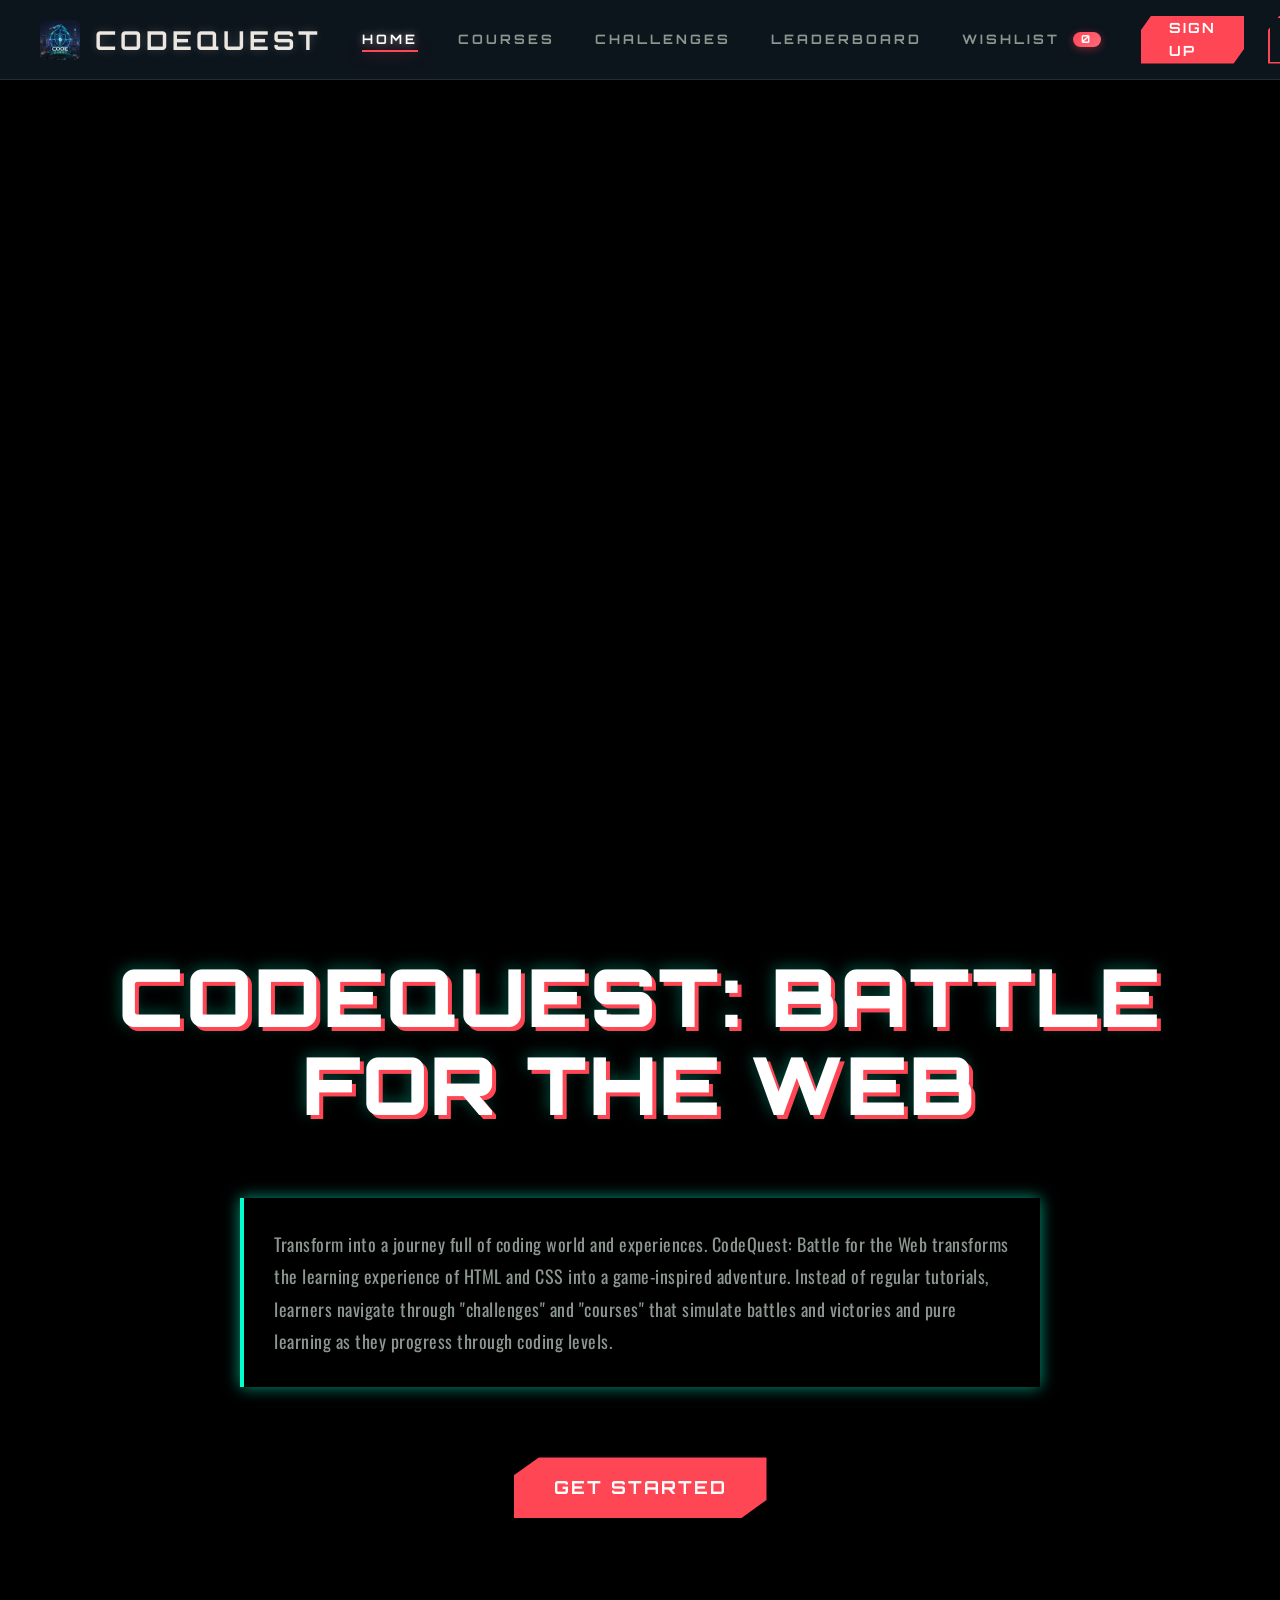
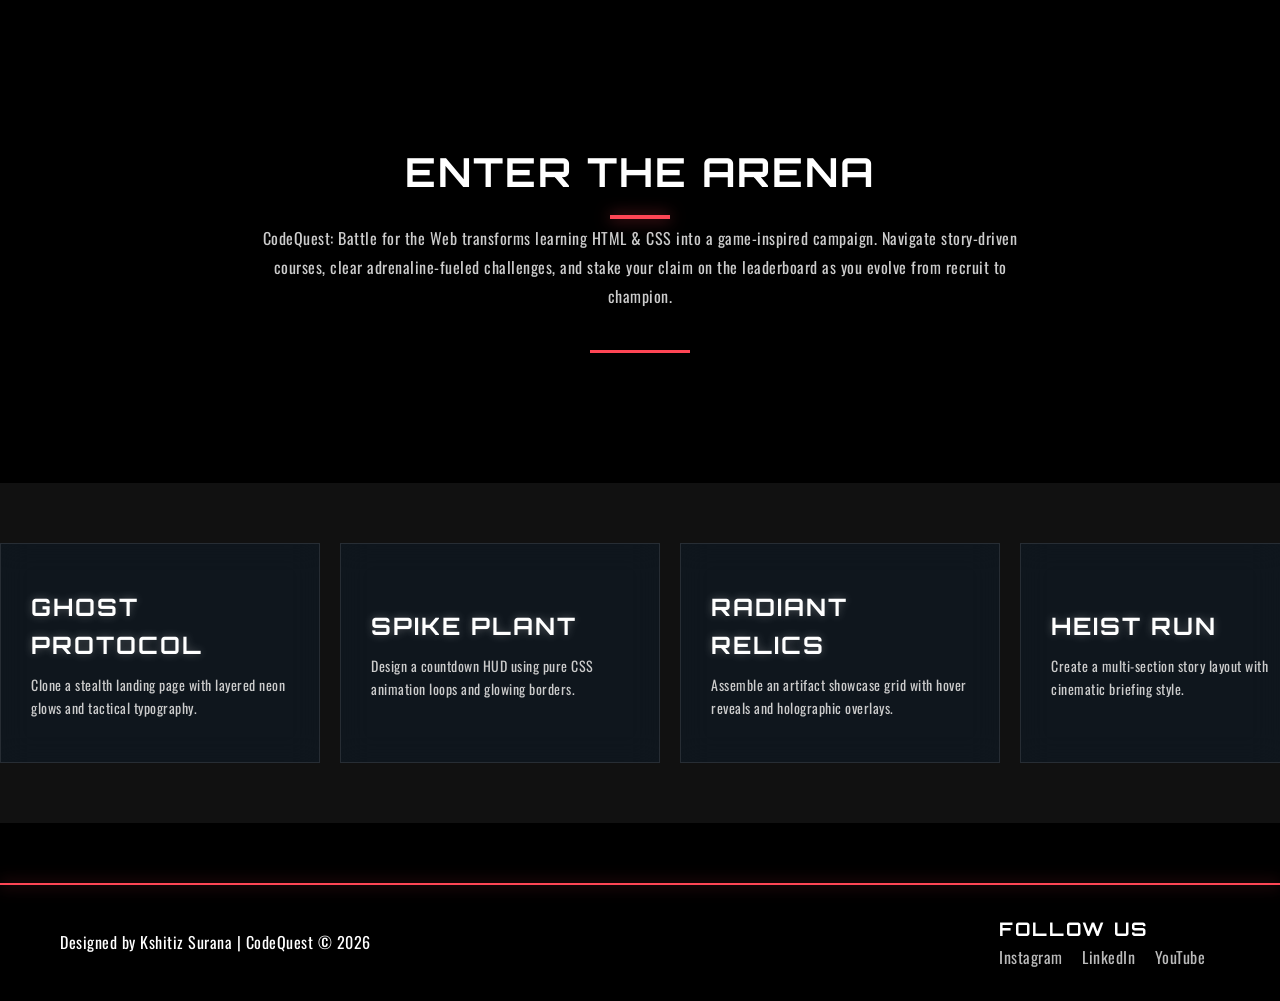
<file: Frontend/index.html>
<!DOCTYPE html>
<html lang="en">
<head>
  <meta charset="UTF-8">
  <meta name="viewport" content="width=device-width, initial-scale=1.0">
  <title>CodeQuest - Home</title>
  <link href="https://fonts.googleapis.com/css2?family=Orbitron:wght@400;700&family=Oswald:wght@600;700&display=swap"
    rel="stylesheet">
  <link rel="stylesheet" href="index.css">
  <link rel="stylesheet" href="interactive.css">
  <link rel="icon" type="image/x-icon" href="logo.jpg">
  <link rel="stylesheet" href="premium.css">
</head>
<body>
  <header class="site-header">
    <div class="header-inner">
      <a href="index.html" class="brand">
        <img src="logo.jpg" alt="CodeQuest logo" class="brand-logo">
        <span class="brand-title">CodeQuest</span>
      </a>
      <nav class="main-nav">
        <ul class="nav-links">
          <li><a class="active" href="index.html">HOME</a></li>
          <li><a href="courses.html">COURSES</a></li>
          <li><a href="challenges.html">CHALLENGES</a></li>
          <li><a href="leaderboard.html">LEADERBOARD</a></li>
          <li><a href="wishlist.html">WISHLIST <span id="wishlist-count" class="wishlist-badge">0</span></a></li>
        </ul>
      </nav>
      <div class="header-actions">
        <a href="signup.html" class="btn btn-red">Sign Up</a>
        <a href="login.html" class="btn btn-red-outline">Login</a>
      </div>
    </div>
  </header>
  <video src="firefly.mp4" autoplay loop muted></video>
  <div class="video-overlay"></div>
  <main>
    <section class="hero">
      <h1 class="hero-title">CodeQuest: Battle for the Web</h1>
      <p class="hero-description">
        Transform into a journey full of coding world and experiences. CodeQuest: Battle for the Web transforms the
        learning experience of HTML and CSS into a game-inspired adventure. Instead of regular tutorials, learners
        navigate through "challenges" and "courses" that simulate battles and victories and pure learning as they
        progress through coding levels.
      </p>
      <div class="hero-actions">
        <a href="courses.html" class="btn-cta">GET STARTED</a>
      </div>
    </section>
    <section class="section">
      <h2 class="section-title">Enter the Arena</h2>
      <p class="section-subtitle">
        CodeQuest: Battle for the Web transforms learning HTML & CSS into a game-inspired campaign. Navigate
        story-driven courses, clear adrenaline-fueled challenges, and stake your claim on the leaderboard as you evolve
        from recruit to champion.
      </p>
      <div class="divider"></div>
    </section>
    <section class="challenges-scroll">
      <div class="challenges-track">
        <div class="challenge-item">
          <h3>Ghost Protocol</h3>
          <p>Clone a stealth landing page with layered neon glows and tactical typography.</p>
        </div>
        <div class="challenge-item">
          <h3>Spike Plant</h3>
          <p>Design a countdown HUD using pure CSS animation loops and glowing borders.</p>
        </div>
        <div class="challenge-item">
          <h3>Radiant Relics</h3>
          <p>Assemble an artifact showcase grid with hover reveals and holographic overlays.</p>
        </div>
        <div class="challenge-item">
          <h3>Heist Run</h3>
          <p>Create a multi-section story layout with cinematic briefing style.</p>
        </div>
        <div class="challenge-item">
          <h3>Valorant Nexus</h3>
          <p>Construct a dashboard with live-style badges and mission logs.</p>
        </div>
        <div class="challenge-item">
          <h3>Final Strike</h3>
          <p>Forge an endgame boss fight page combining grid tactics and flex squads.</p>
        </div>
        <div class="challenge-item">
          <h3>Ghost Protocol</h3>
          <p>Clone a stealth landing page with layered neon glows and tactical typography.</p>
        </div>
        <div class="challenge-item">
          <h3>Spike Plant</h3>
          <p>Design a countdown HUD using pure CSS animation loops and glowing borders.</p>
        </div>
        <div class="challenge-item">
          <h3>Radiant Relics</h3>
          <p>Assemble an artifact showcase grid with hover reveals and holographic overlays.</p>
        </div>
      </div>
    </section>
  </main>
  <footer class="site-footer">
    <div class="footer-inner">
      <p>Designed by Kshitiz Surana | CodeQuest © 2026</p>
      <div class="footer-col">
        <h3>Follow Us</h3>
        <div class="social-icons">
          <a href="#">Instagram</a>
          <a href="#">LinkedIn</a>
          <a href="#">YouTube</a>
        </div>
      </div>
    </div>
  </footer>
  <script src="courses.js"></script>
  </body>
</html>
</file>
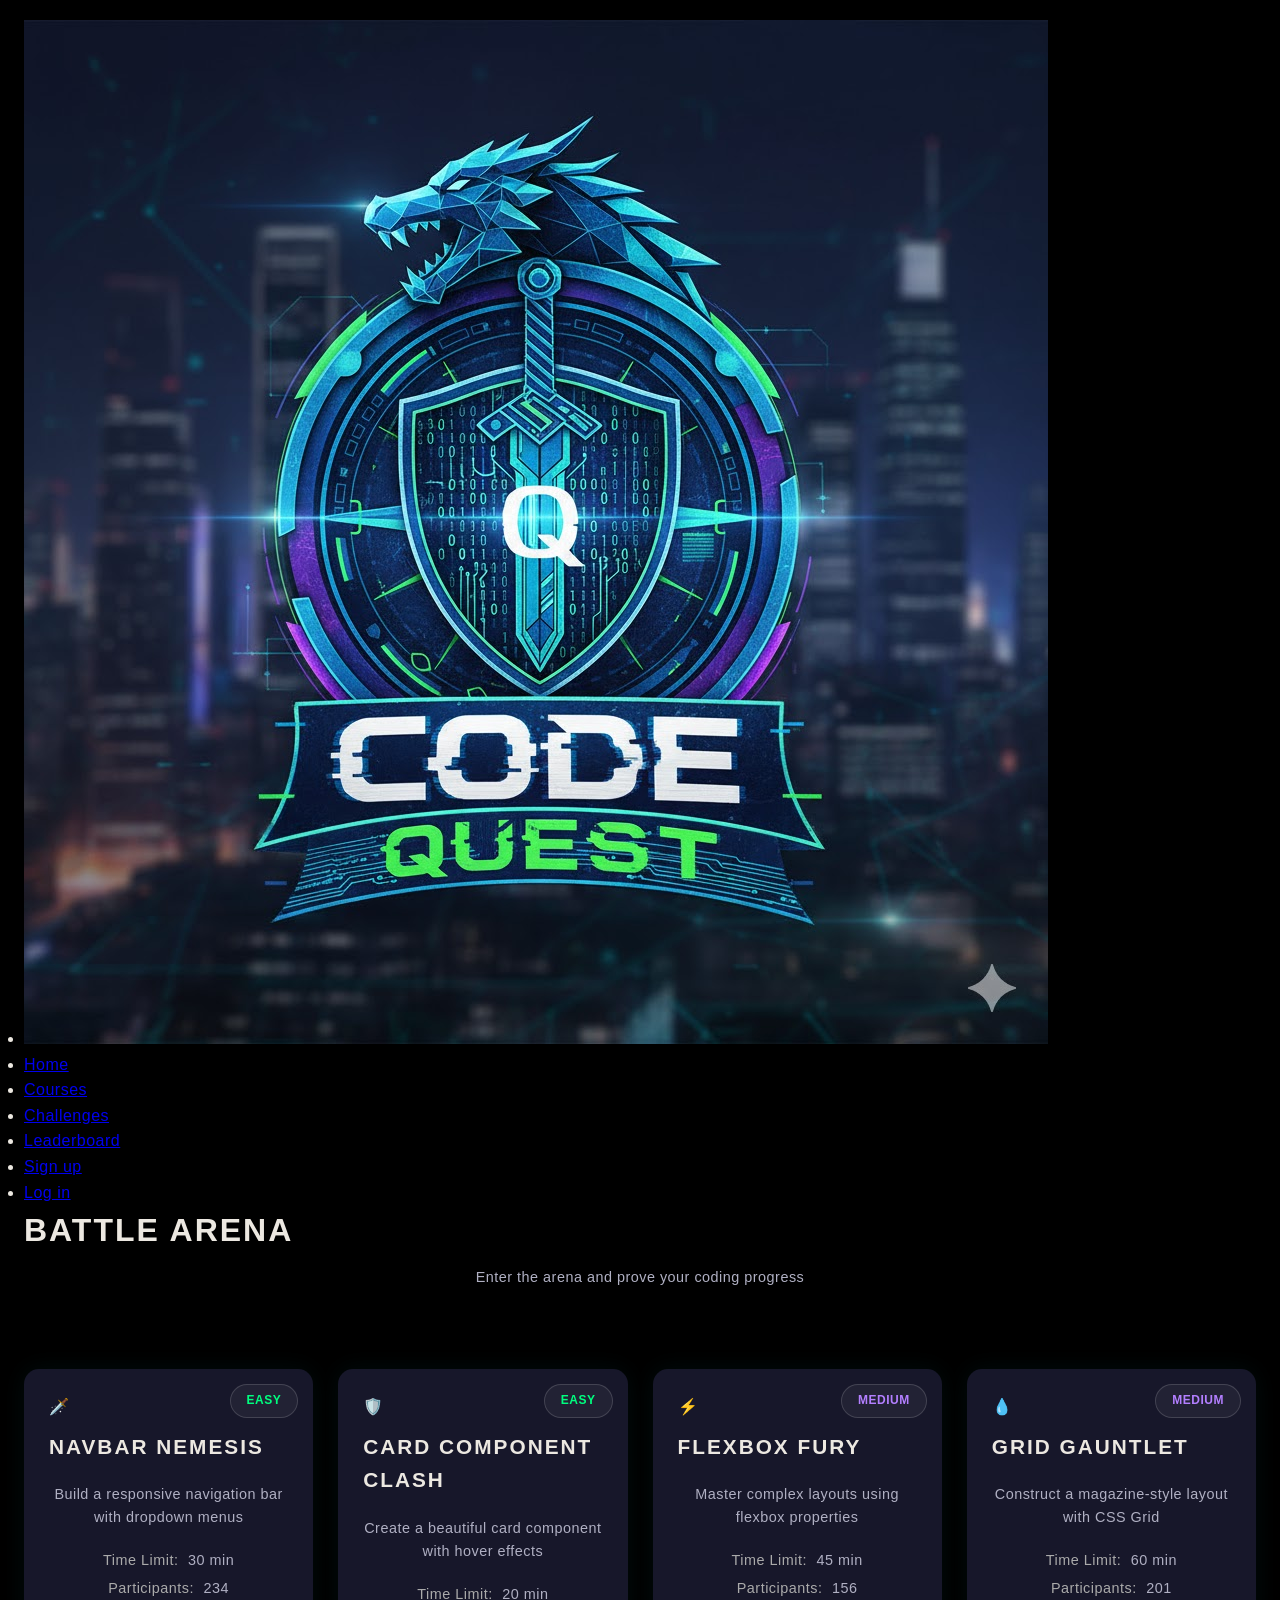
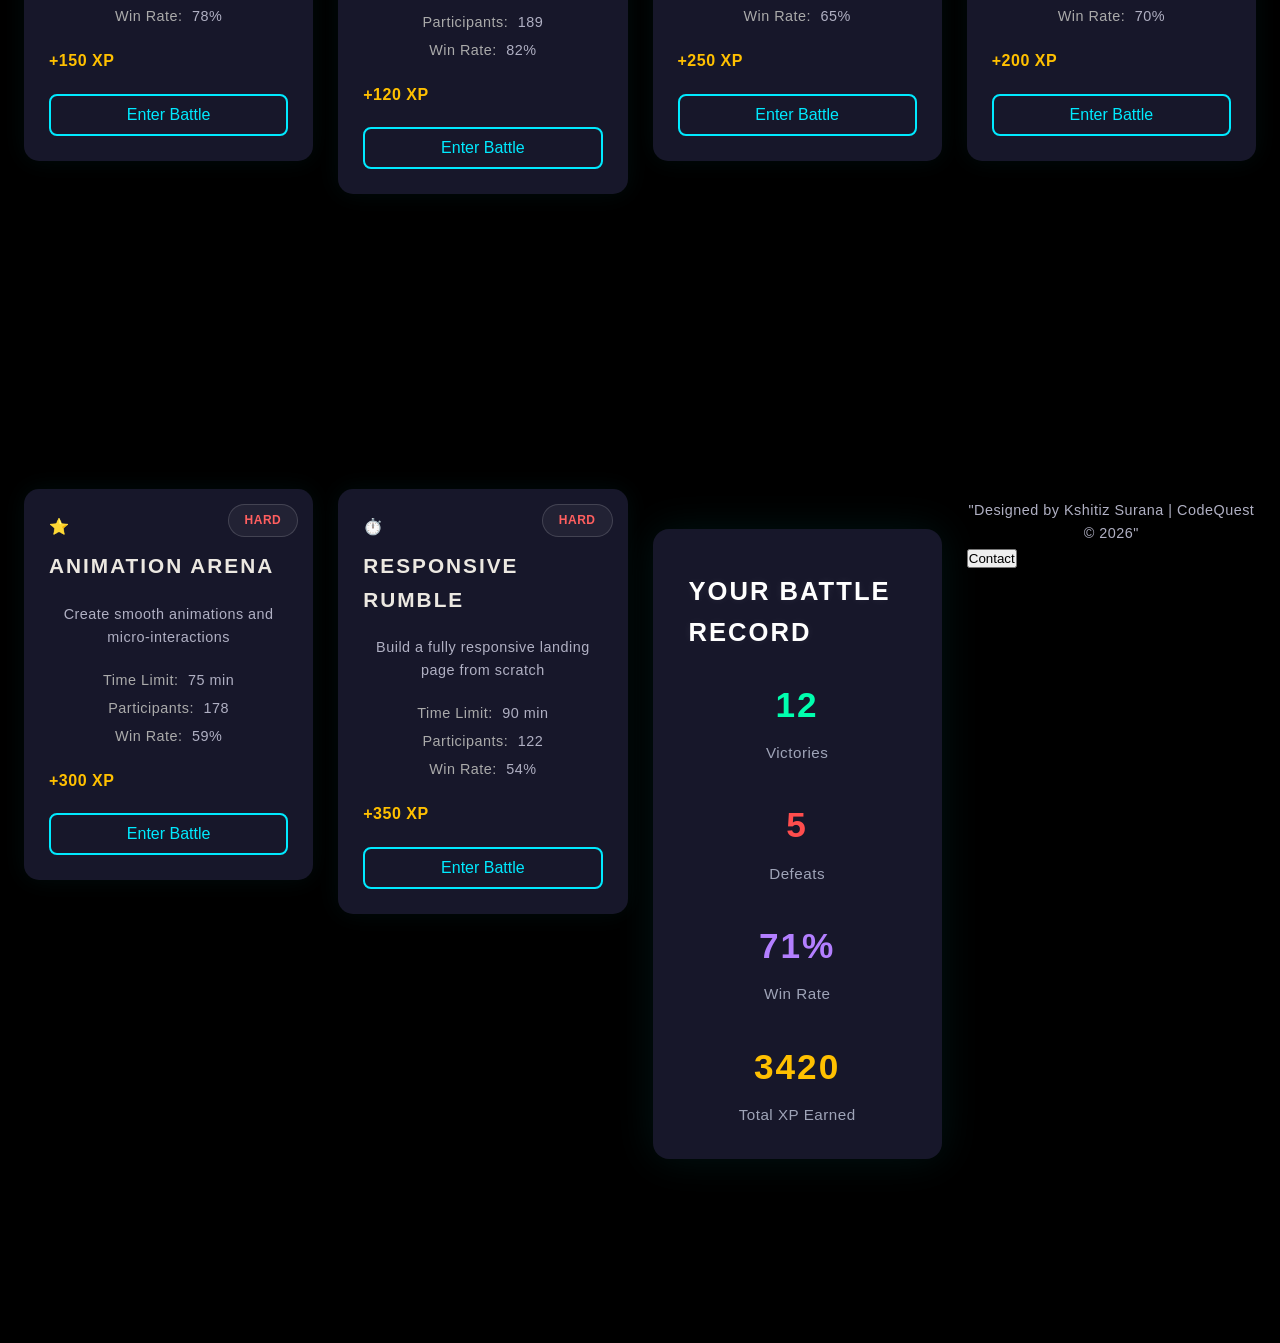
<file: Frontend/challenge.html>
<!DOCTYPE html>
<html lang="en">
<head>
  <meta charset="UTF-8">
  <meta name="viewport" content="width=device-width, initial-scale=1.0">
  <title>Challenges - CodeQuest</title>
  <link rel="stylesheet" href="challenge.css">
  <link rel="stylesheet" href="index.css">
  <link rel="stylesheet" href="premium.css">
</head>
<body>
  <div class="container">
    <div class="menu">
      <ul>
        <li class="logo"><a href="index.html"><img src="logo.jpg" alt="Logo"></a></li>
        <li><a href="index.html">Home</a></li>
        <li><a href="courses.html">Courses</a></li>
        <li class="active"><a href="challenge.html">Challenges</a></li>
        <li><a href="leaderboard.html">Leaderboard</a></li>
        <li><a href="#" class="signup-btn"><span>Sign up</span></a></li>
        <li><a href="#" class="login-btn"><span>Log in</span></a></li>
      </ul>
    </div>
    <div class="challenge-content">
      <h1>Battle Arena</h1>
      <p class="subtitle">Enter the arena and prove your coding progress</p>
    </div>
    <div class="battle-container">
      <div class="battle-card easy">
        <div class="icon">🗡️</div>
        <div class="difficulty">Easy</div>
        <h2>Navbar Nemesis</h2>
        <p>Build a responsive navigation bar with dropdown menus</p>
        <div class="info">
          <p><span>Time Limit:</span> 30 min</p>
          <p><span>Participants:</span> 234</p>
          <p><span>Win Rate:</span> 78%</p>
        </div>
        <div class="reward">+150 XP</div>
        <button>Enter Battle</button>
      </div>
      <div class="battle-card easy">
        <div class="icon">🛡️</div>
        <div class="difficulty">Easy</div>
        <h2>Card Component Clash</h2>
        <p>Create a beautiful card component with hover effects</p>
        <div class="info">
          <p><span>Time Limit:</span> 20 min</p>
          <p><span>Participants:</span> 189</p>
          <p><span>Win Rate:</span> 82%</p>
        </div>
        <div class="reward">+120 XP</div>
        <button>Enter Battle</button>
      </div>
      <div class="battle-card medium">
        <div class="icon">⚡</div>
        <div class="difficulty">Medium</div>
        <h2>Flexbox Fury</h2>
        <p>Master complex layouts using flexbox properties</p>
        <div class="info">
          <p><span>Time Limit:</span> 45 min</p>
          <p><span>Participants:</span> 156</p>
          <p><span>Win Rate:</span> 65%</p>
        </div>
        <div class="reward">+250 XP</div>
        <button>Enter Battle</button>
      </div>
      <div class="battle-card medium">
        <div class="icon">💧</div>
        <div class="difficulty">Medium</div>
        <h2>Grid Gauntlet</h2>
        <p>Construct a magazine-style layout with CSS Grid</p>
        <div class="info">
          <p><span>Time Limit:</span> 60 min</p>
          <p><span>Participants:</span> 201</p>
          <p><span>Win Rate:</span> 70%</p>
        </div>
        <div class="reward">+200 XP</div>
        <button>Enter Battle</button>
      </div>
      <div class="battle-card hard">
        <div class="icon">⭐</div>
        <div class="difficulty">Hard</div>
        <h2>Animation Arena</h2>
        <p>Create smooth animations and micro-interactions</p>
        <div class="info">
          <p><span>Time Limit:</span> 75 min</p>
          <p><span>Participants:</span> 178</p>
          <p><span>Win Rate:</span> 59%</p>
        </div>
        <div class="reward">+300 XP</div>
        <button>Enter Battle</button>
      </div>
      <div class="battle-card hard">
        <div class="icon">⏱️</div>
        <div class="difficulty">Hard</div>
        <h2>Responsive Rumble</h2>
        <p>Build a fully responsive landing page from scratch</p>
        <div class="info">
          <p><span>Time Limit:</span> 90 min</p>
          <p><span>Participants:</span> 122</p>
          <p><span>Win Rate:</span> 54%</p>
        </div>
        <div class="reward">+350 XP</div>
        <button>Enter Battle</button>
      </div>
      <div class="battle-record">
        <h2>Your Battle Record</h2>
        <div class="stats">
          <div class="stat">
            <h3 class="green">12</h3>
            <p>Victories</p>
          </div>
          <div class="stat">
            <h3 class="red">5</h3>
            <p>Defeats</p>
          </div>
          <div class="stat">
            <h3 class="purple">71%</h3>
            <p>Win Rate</p>
          </div>
          <div class="stat">
            <h3 class="yellow">3420</h3>
            <p>Total XP Earned</p>
          </div>
        </div>
      </div>
      <footer>
        <p>"Designed by Kshitiz Surana | CodeQuest ©️ 2026"</p>
        <form>
          <input type="button" id="Contact" value="Contact">
        </form>
      </footer>
</body>
</html>
</file>
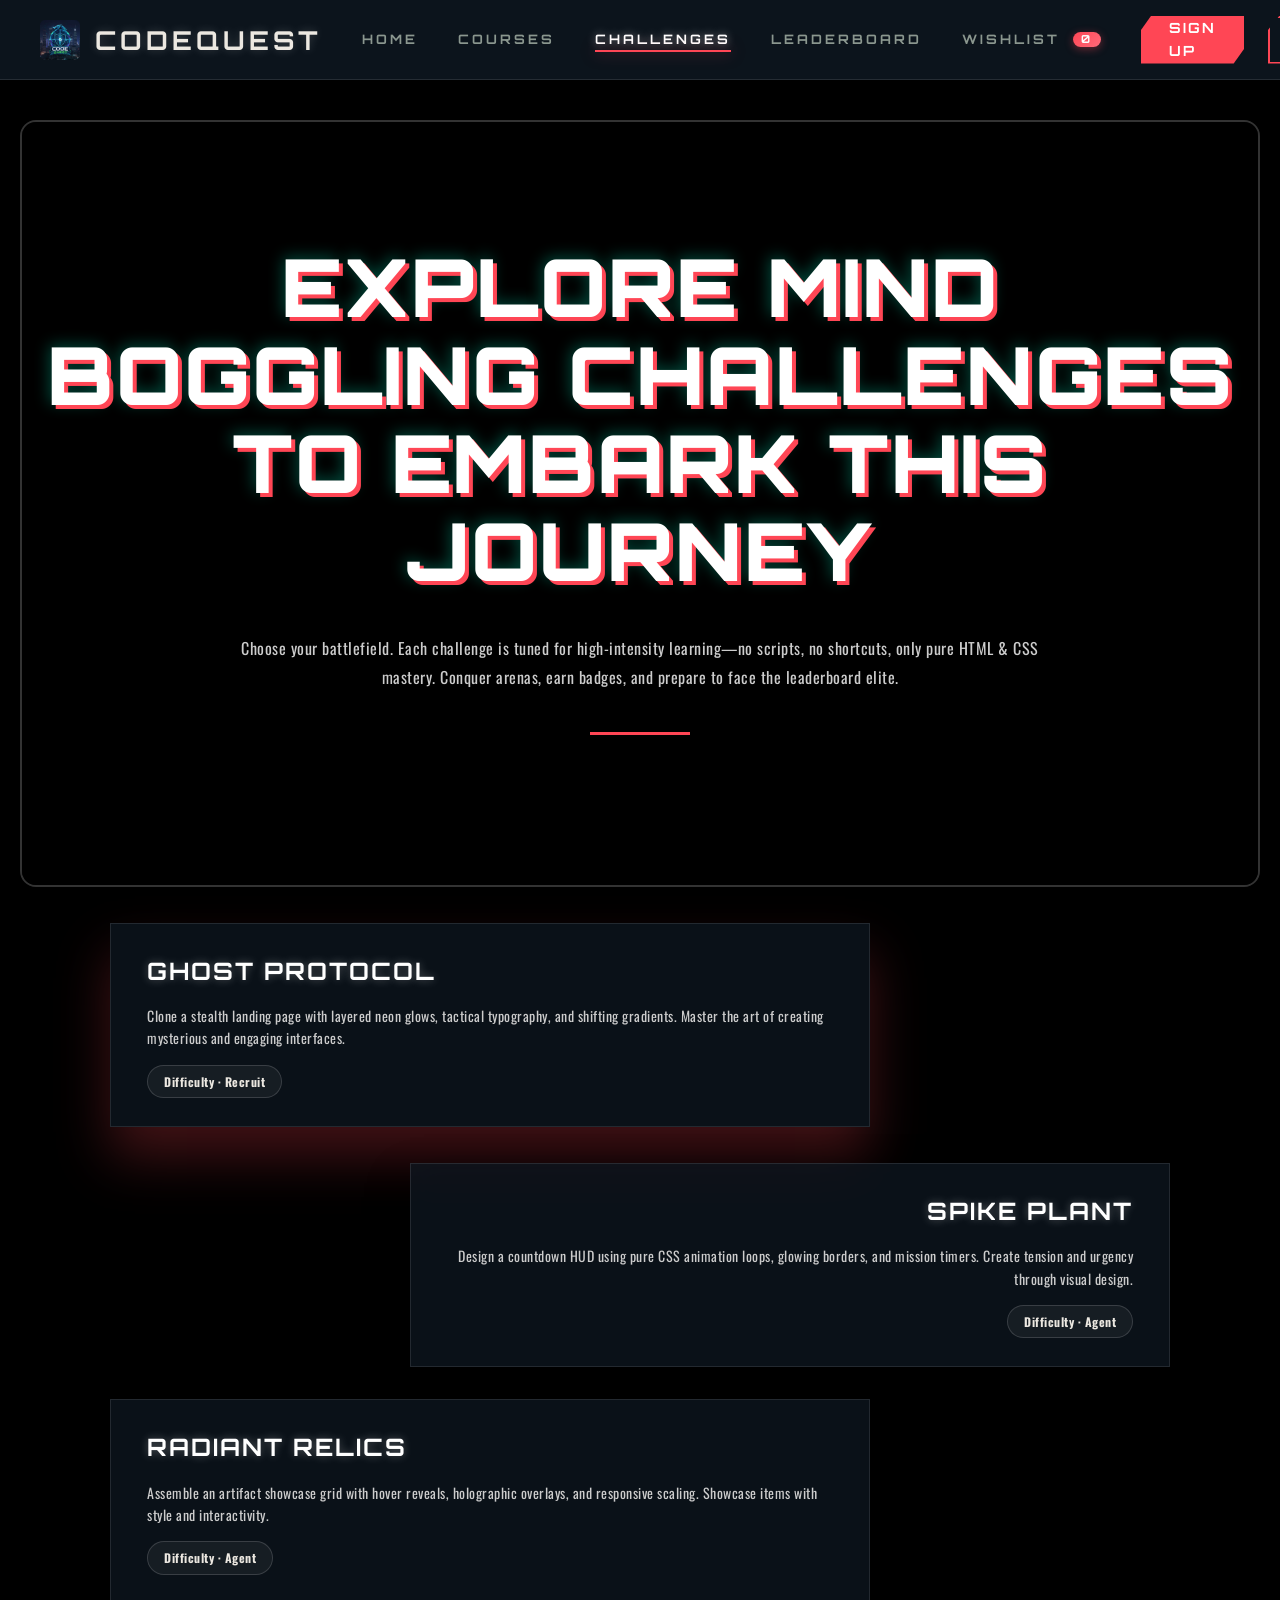
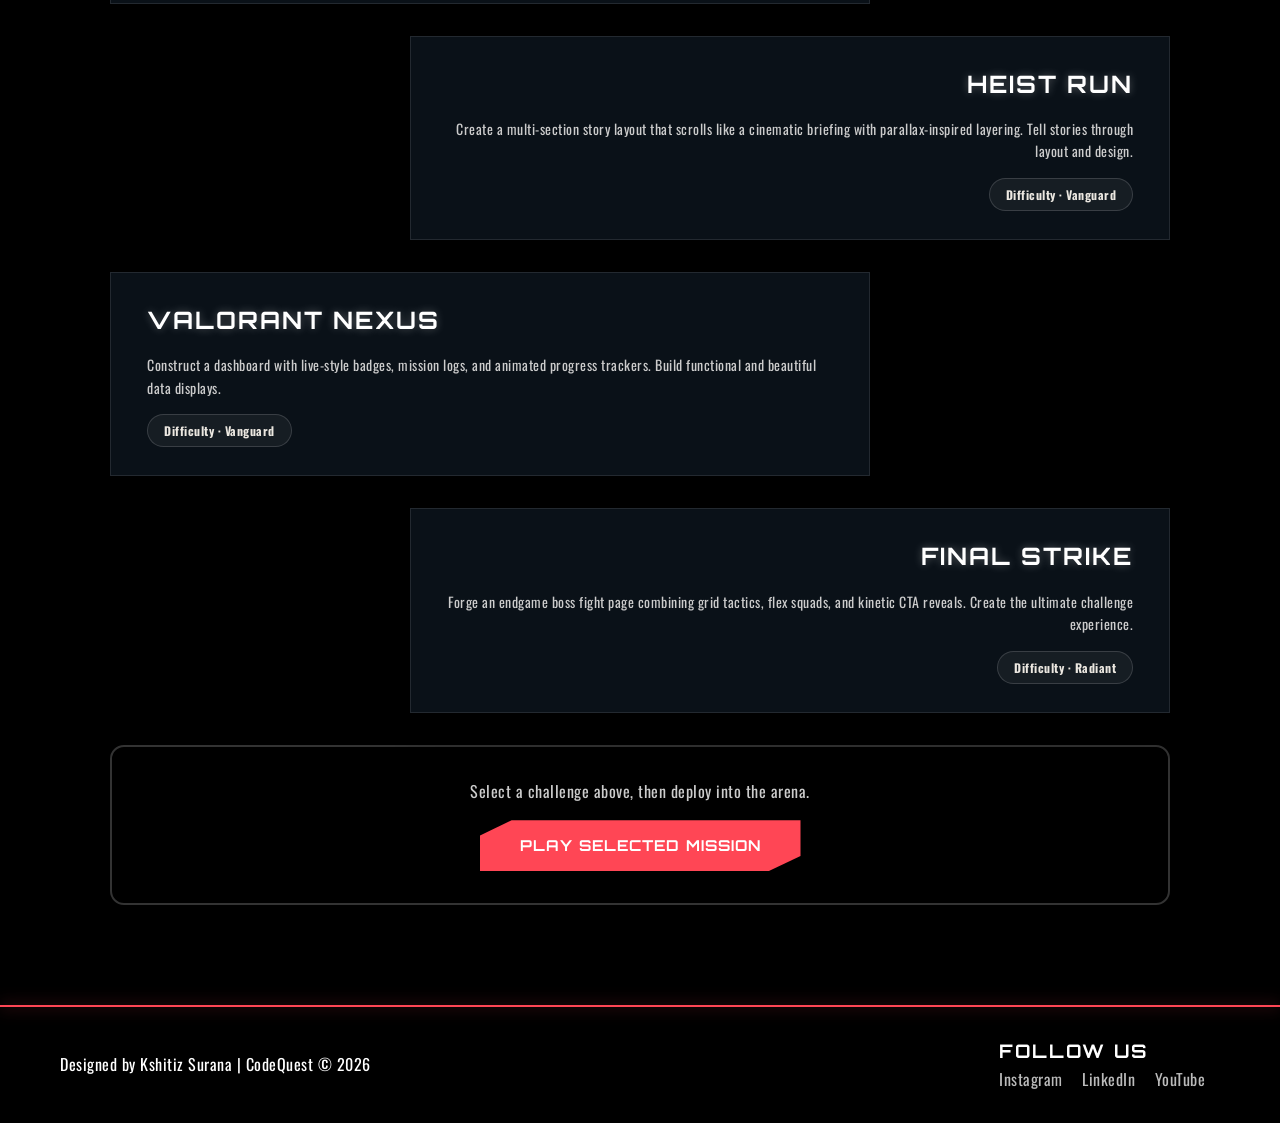
<file: Frontend/challenges.html>
<!DOCTYPE html>
<html lang="en">
<head>
  <meta charset="UTF-8">
  <meta name="viewport" content="width=device-width, initial-scale=1.0">
  <title>CodeQuest - Challenges</title>
  <link href="https://fonts.googleapis.com/css2?family=Orbitron:wght@400;700&family=Oswald:wght@600;700&display=swap"
    rel="stylesheet">
  <link rel="stylesheet" href="index.css">
  <link rel="stylesheet" href="interactive.css">
  <link rel="icon" type="image/x-icon" href="logo.jpg">
  <link rel="stylesheet" href="premium.css">
</head>
<body>
  <header class="site-header">
    <div class="header-inner">
      <a href="index.html" class="brand">
        <img src="logo.jpg" alt="CodeQuest logo" class="brand-logo">
        <span class="brand-title">CodeQuest</span>
      </a>
      <input type="checkbox" id="nav-toggle" class="nav-toggle">
      <label for="nav-toggle" class="nav-toggle-label">
        <span></span>
        <span></span>
        <span></span>
      </label>
      <nav class="main-nav">
        <ul class="nav-links">
          <li><a href="index.html">HOME</a></li>
          <li><a href="courses.html">COURSES</a></li>
          <li><a class="active" href="challenges.html">CHALLENGES</a></li>
          <li><a href="leaderboard.html">LEADERBOARD</a></li>
          <li><a href="wishlist.html">WISHLIST <span id="wishlist-count" class="wishlist-badge">0</span></a></li>
        </ul>
      </nav>
      <div class="header-actions">
        <a href="signup.html" class="btn btn-red">Sign Up</a>
        <a href="login.html" class="btn btn-red-outline">Login</a>
      </div>
    </div>
  </header>
  <main>
    <section class="challenge-intro">
      <h1 class="hero-title">EXPLORE MIND BOGGLING CHALLENGES TO EMBARK THIS JOURNEY</h1>
      <p class="section-subtitle">
        Choose your battlefield. Each challenge is tuned for high-intensity learning—no scripts, no shortcuts, only pure
        HTML & CSS mastery. Conquer arenas, earn badges, and prepare to face the leaderboard elite.
      </p>
      <div class="divider"></div>
    </section>
    <section>
      <form class="challenge-select" action="#">
        <div class="challenge-grid">
          <div class="challenge-option">
            <input type="radio" id="mission-1" name="mission" checked>
            <label class="challenge-card" for="mission-1">
              <h3>Ghost Protocol</h3>
              <p>Clone a stealth landing page with layered neon glows, tactical typography, and shifting gradients.
                Master the art of creating mysterious and engaging interfaces.</p>
              <span class="difficulty">Difficulty · Recruit</span>
            </label>
          </div>
          <div class="challenge-option">
            <input type="radio" id="mission-2" name="mission">
            <label class="challenge-card" for="mission-2">
              <h3>Spike Plant</h3>
              <p>Design a countdown HUD using pure CSS animation loops, glowing borders, and mission timers. Create
                tension and urgency through visual design.</p>
              <span class="difficulty">Difficulty · Agent</span>
            </label>
          </div>
          <div class="challenge-option">
            <input type="radio" id="mission-3" name="mission">
            <label class="challenge-card" for="mission-3">
              <h3>Radiant Relics</h3>
              <p>Assemble an artifact showcase grid with hover reveals, holographic overlays, and responsive scaling.
                Showcase items with style and interactivity.</p>
              <span class="difficulty">Difficulty · Agent</span>
            </label>
          </div>
          <div class="challenge-option">
            <input type="radio" id="mission-4" name="mission">
            <label class="challenge-card" for="mission-4">
              <h3>Heist Run</h3>
              <p>Create a multi-section story layout that scrolls like a cinematic briefing with parallax-inspired
                layering. Tell stories through layout and design.</p>
              <span class="difficulty">Difficulty · Vanguard</span>
            </label>
          </div>
          <div class="challenge-option">
            <input type="radio" id="mission-5" name="mission">
            <label class="challenge-card" for="mission-5">
              <h3>Valorant Nexus</h3>
              <p>Construct a dashboard with live-style badges, mission logs, and animated progress trackers. Build
                functional and beautiful data displays.</p>
              <span class="difficulty">Difficulty · Vanguard</span>
            </label>
          </div>
          <div class="challenge-option">
            <input type="radio" id="mission-6" name="mission">
            <label class="challenge-card" for="mission-6">
              <h3>Final Strike</h3>
              <p>Forge an endgame boss fight page combining grid tactics, flex squads, and kinetic CTA reveals. Create
                the ultimate challenge experience.</p>
              <span class="difficulty">Difficulty · Radiant</span>
            </label>
          </div>
        </div>
        <div class="collective-play">
          <p>Select a challenge above, then deploy into the arena.</p>
          <button type="submit" class="btn btn-red play-all-btn">Play Selected Mission</button>
        </div>
      </form>
    </section>
  </main>
  <footer class="site-footer">
    <div class="footer-inner">
      <p>Designed by Kshitiz Surana | CodeQuest © 2026</p>
      <div class="footer-col">
        <h3>Follow Us</h3>
        <div class="social-icons">
          <a href="#">Instagram</a>
          <a href="#">LinkedIn</a>
          <a href="#">YouTube</a>
        </div>
      </div>
    </div>
  </footer>
  <script src="challenges.js"></script>
  </body>
</html>
</file>
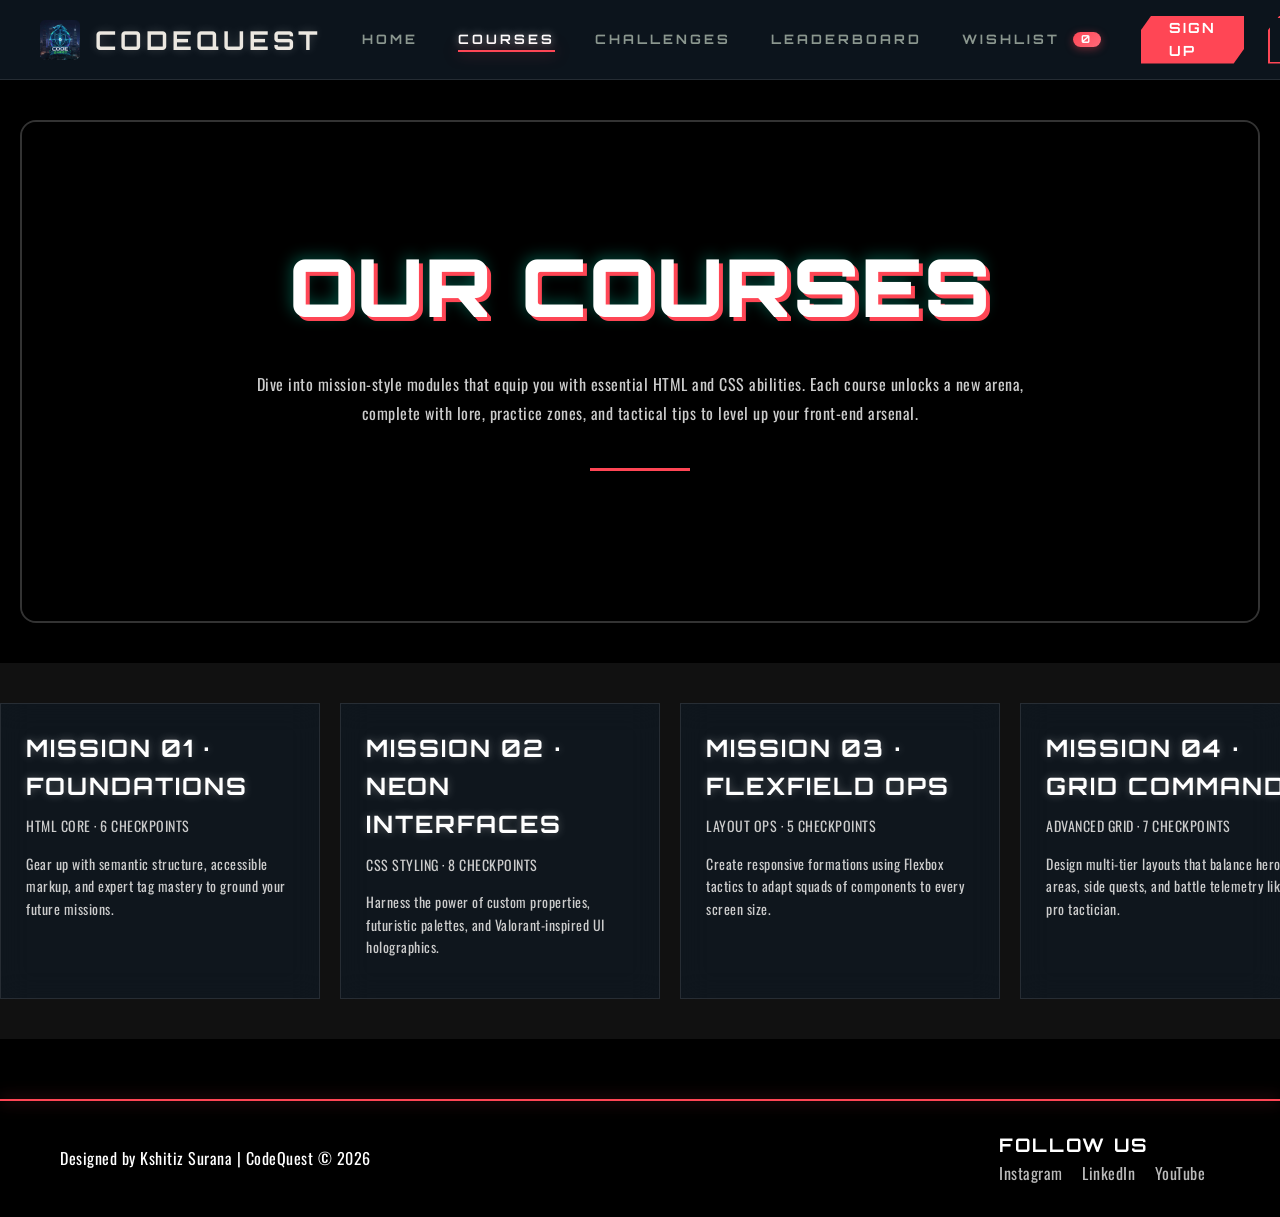
<file: Frontend/courses.html>
<!DOCTYPE html>
<html lang="en">
<head>
  <meta charset="UTF-8">
  <meta name="viewport" content="width=device-width, initial-scale=1.0">
  <title>CodeQuest - Courses</title>
  <link href="https://fonts.googleapis.com/css2?family=Orbitron:wght@400;700&family=Oswald:wght@600;700&display=swap"
    rel="stylesheet">
  <link rel="stylesheet" href="index.css">
  <link rel="stylesheet" href="interactive.css">
  <link rel="icon" type="image/x-icon" href="logo.jpg">
  <link rel="stylesheet" href="premium.css">
</head>
<body>
  <header class="site-header">
    <div class="header-inner">
      <a href="index.html" class="brand">
        <img src="logo.jpg" alt="CodeQuest logo" class="brand-logo">
        <span class="brand-title">CodeQuest</span>
      </a>
      <input type="checkbox" id="nav-toggle" class="nav-toggle">
      <label for="nav-toggle" class="nav-toggle-label">
        <span></span>
        <span></span>
        <span></span>
      </label>
      <nav class="main-nav">
        <ul class="nav-links">
          <li><a href="index.html">HOME</a></li>
          <li><a class="active" href="courses.html">COURSES</a></li>
          <li><a href="challenges.html">CHALLENGES</a></li>
          <li><a href="leaderboard.html">LEADERBOARD</a></li>
          <li><a href="wishlist.html">WISHLIST <span id="wishlist-count" class="wishlist-badge">0</span></a></li>
        </ul>
      </nav>
      <div class="header-actions">
        <a href="signup.html" class="btn btn-red">Sign Up</a>
        <a href="login.html" class="btn btn-red-outline">Login</a>
      </div>
    </div>
  </header>
  <main>
    <section class="courses-hero">
      </div>
      <h1 class="hero-title">OUR COURSES</h1>
      <p class="section-subtitle">
        Dive into mission-style modules that equip you with essential HTML and CSS abilities. Each course unlocks a new
        arena, complete with lore, practice zones, and tactical tips to level up your front-end arsenal.
      </p>
      <div class="divider"></div>
    </section>
    <section class="course-marquee">
      <div class="course-track">
        <article class="course-card" id="course1">
          <a href="#course1" class="course-link">
            <h3>Mission 01 · Foundations</h3>
            <p class="course-meta">HTML CORE · 6 CHECKPOINTS</p>
            <p>Gear up with semantic structure, accessible markup, and expert tag mastery to ground your future
              missions.</p>
          </a>
        </article>
        <article class="course-card" id="course2">
          <a href="#course2" class="course-link">
            <h3>Mission 02 · Neon Interfaces</h3>
            <p class="course-meta">CSS STYLING · 8 CHECKPOINTS</p>
            <p>Harness the power of custom properties, futuristic palettes, and Valorant-inspired UI holographics.</p>
          </a>
        </article>
        <article class="course-card" id="course3">
          <a href="#course3" class="course-link">
            <h3>Mission 03 · Flexfield Ops</h3>
            <p class="course-meta">LAYOUT OPS · 5 CHECKPOINTS</p>
            <p>Create responsive formations using Flexbox tactics to adapt squads of components to every screen size.
            </p>
          </a>
        </article>
        <article class="course-card" id="course4">
          <a href="#course4" class="course-link">
            <h3>Mission 04 · Grid Command</h3>
            <p class="course-meta">ADVANCED GRID · 7 CHECKPOINTS</p>
            <p>Design multi-tier layouts that balance hero areas, side quests, and battle telemetry like a pro
              tactician.</p>
          </a>
        </article>
        <article class="course-card" id="course5">
          <a href="#course5" class="course-link">
            <h3>Mission 05 · Motion Lab</h3>
            <p class="course-meta">ANIMATION RUN · 6 CHECKPOINTS</p>
            <p>Unleash keyframes, hover effects, and hover-triggered flares to make every component feel alive.</p>
          </a>
        </article>
        <article class="course-card" id="course6">
          <a href="#course6" class="course-link">
            <h3>Mission 06 · Final Raid</h3>
            <p class="course-meta">BATTLE PROJECT · 1 BOSS FIGHT</p>
            <p>Assemble everything you've learned into a polished, game-inspired web experience worthy of the
              leaderboard.</p>
          </a>
        </article>
        <article class="course-card" id="course1b">
          <a href="#course1b" class="course-link">
            <h3>Mission 01 · Foundations</h3>
            <p class="course-meta">HTML CORE · 6 CHECKPOINTS</p>
            <p>Gear up with semantic structure, accessible markup, and expert tag mastery to ground your future
              missions.</p>
          </a>
        </article>
        <article class="course-card" id="course2b">
          <a href="#course2b" class="course-link">
            <h3>Mission 02 · Neon Interfaces</h3>
            <p class="course-meta">CSS STYLING · 8 CHECKPOINTS</p>
            <p>Harness the power of custom properties, futuristic palettes, and Valorant-inspired UI holographics.</p>
          </a>
        </article>
      </div>
    </section>
  </main>
  <footer class="site-footer">
    <div class="footer-inner">
      <p>Designed by Kshitiz Surana | CodeQuest © 2026</p>
      <div class="footer-col">
        <h3>Follow Us</h3>
        <div class="social-icons">
          <a href="#">Instagram</a>
          <a href="#">LinkedIn</a>
          <a href="#">YouTube</a>
        </div>
      </div>
    </div>
  </footer>
  <script src="courses.js"></script>
  </body>
</html>
</file>
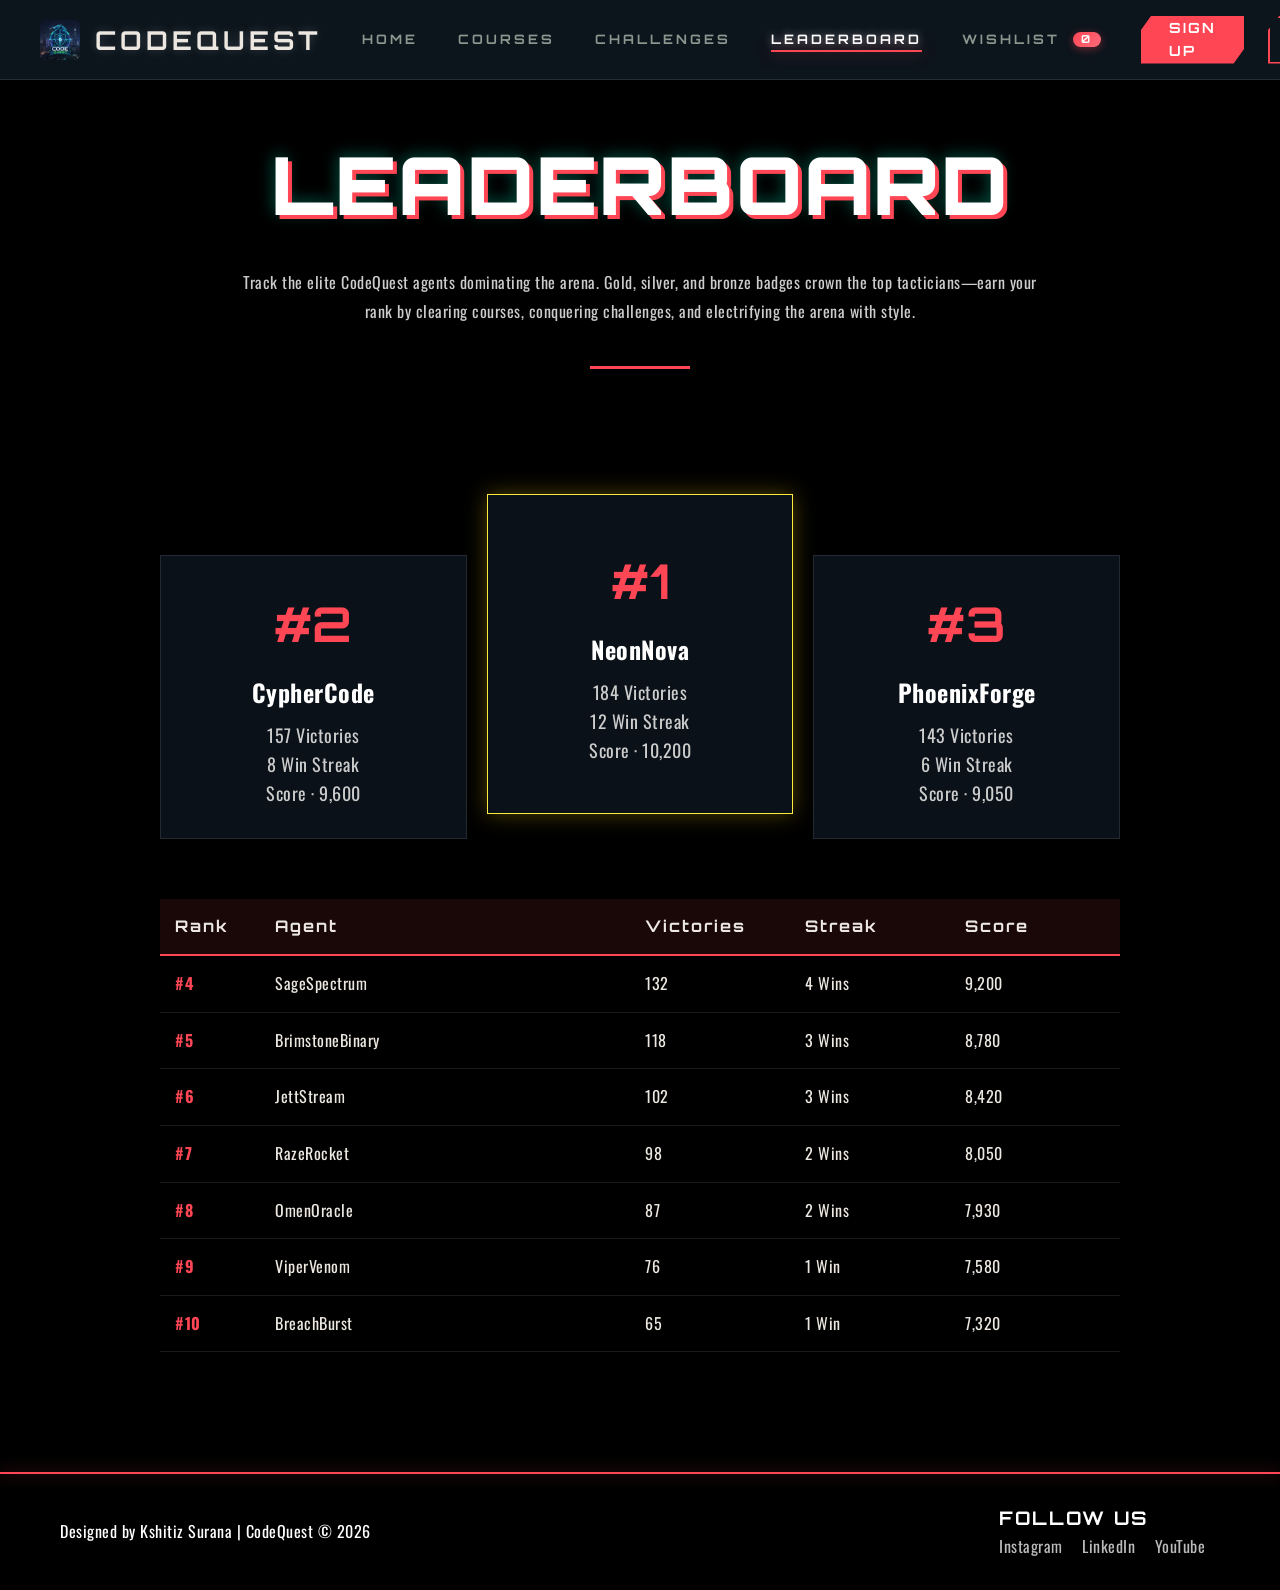
<file: Frontend/leaderboard.html>
<!DOCTYPE html>
<html lang="en">
<head>
  <meta charset="UTF-8">
  <meta name="viewport" content="width=device-width, initial-scale=1.0">
  <title>CodeQuest - Leaderboard</title>
  <link href="https://fonts.googleapis.com/css2?family=Orbitron:wght@400;700&family=Oswald:wght@600;700&display=swap"
    rel="stylesheet">
  <link rel="stylesheet" href="index.css">
  <link rel="stylesheet" href="interactive.css">
  <link rel="icon" type="image/x-icon" href="logo.jpg">
  <link rel="stylesheet" href="premium.css">
</head>
<body>
  <header class="site-header">
    <div class="header-inner">
      <a href="index.html" class="brand">
        <img src="logo.jpg" alt="CodeQuest logo" class="brand-logo">
        <span class="brand-title">CodeQuest</span>
      </a>
      <input type="checkbox" id="nav-toggle" class="nav-toggle">
      <label for="nav-toggle" class="nav-toggle-label">
        <span></span>
        <span></span>
        <span></span>
      </label>
      <nav class="main-nav">
        <ul class="nav-links">
          <li><a href="index.html">HOME</a></li>
          <li><a href="courses.html">COURSES</a></li>
          <li><a href="challenges.html">CHALLENGES</a></li>
          <li><a class="active" href="leaderboard.html">LEADERBOARD</a></li>
          <li><a href="wishlist.html">WISHLIST <span id="wishlist-count" class="wishlist-badge">0</span></a></li>
        </ul>
      </nav>
      <div class="header-actions">
        <a href="signup.html" class="btn btn-red">Sign Up</a>
        <a href="login.html" class="btn btn-red-outline">Login</a>
      </div>
    </div>
  </header>
  <main>
    <section class="leaderboard-intro">
      <h1 class="hero-title">LEADERBOARD</h1>
      <p class="section-subtitle">
        Track the elite CodeQuest agents dominating the arena. Gold, silver, and bronze badges crown the top
        tacticians—earn your rank by clearing courses, conquering challenges, and electrifying the arena with style.
      </p>
      <div class="divider"></div>
    </section>
    <section>
      <div class="podium">
        <div class="podium-item second">
          <div class="podium-rank">#2</div>
          <div class="podium-name">CypherCode</div>
          <div class="podium-score">157 Victories</div>
          <div class="podium-score">8 Win Streak</div>
          <div class="podium-score">Score · 9,600</div>
        </div>
        <div class="podium-item first">
          <div class="podium-rank">#1</div>
          <div class="podium-name">NeonNova</div>
          <div class="podium-score">184 Victories</div>
          <div class="podium-score">12 Win Streak</div>
          <div class="podium-score">Score · 10,200</div>
        </div>
        <div class="podium-item third">
          <div class="podium-rank">#3</div>
          <div class="podium-name">PhoenixForge</div>
          <div class="podium-score">143 Victories</div>
          <div class="podium-score">6 Win Streak</div>
          <div class="podium-score">Score · 9,050</div>
        </div>
      </div>
      <div class="leaderboard-table">
        <div class="leaderboard-header">
          <span>Rank</span>
          <span>Agent</span>
          <span>Victories</span>
          <span>Streak</span>
          <span>Score</span>
        </div>
        <div class="leaderboard-row">
          <span class="rank">#4</span>
          <span>SageSpectrum</span>
          <span>132</span>
          <span>4 Wins</span>
          <span>9,200</span>
        </div>
        <div class="leaderboard-row">
          <span class="rank">#5</span>
          <span>BrimstoneBinary</span>
          <span>118</span>
          <span>3 Wins</span>
          <span>8,780</span>
        </div>
        <div class="leaderboard-row">
          <span class="rank">#6</span>
          <span>JettStream</span>
          <span>102</span>
          <span>3 Wins</span>
          <span>8,420</span>
        </div>
        <div class="leaderboard-row">
          <span class="rank">#7</span>
          <span>RazeRocket</span>
          <span>98</span>
          <span>2 Wins</span>
          <span>8,050</span>
        </div>
        <div class="leaderboard-row">
          <span class="rank">#8</span>
          <span>OmenOracle</span>
          <span>87</span>
          <span>2 Wins</span>
          <span>7,930</span>
        </div>
        <div class="leaderboard-row">
          <span class="rank">#9</span>
          <span>ViperVenom</span>
          <span>76</span>
          <span>1 Win</span>
          <span>7,580</span>
        </div>
        <div class="leaderboard-row">
          <span class="rank">#10</span>
          <span>BreachBurst</span>
          <span>65</span>
          <span>1 Win</span>
          <span>7,320</span>
        </div>
      </div>
    </section>
  </main>
  <footer class="site-footer">
    <div class="footer-inner">
      <p>Designed by Kshitiz Surana | CodeQuest © 2026</p>
      <div class="footer-col">
        <h3>Follow Us</h3>
        <div class="social-icons">
          <a href="#">Instagram</a>
          <a href="#">LinkedIn</a>
          <a href="#">YouTube</a>
        </div>
      </div>
    </div>
  </footer>
  <script src="courses.js"></script>
  </body>
</html>
</file>
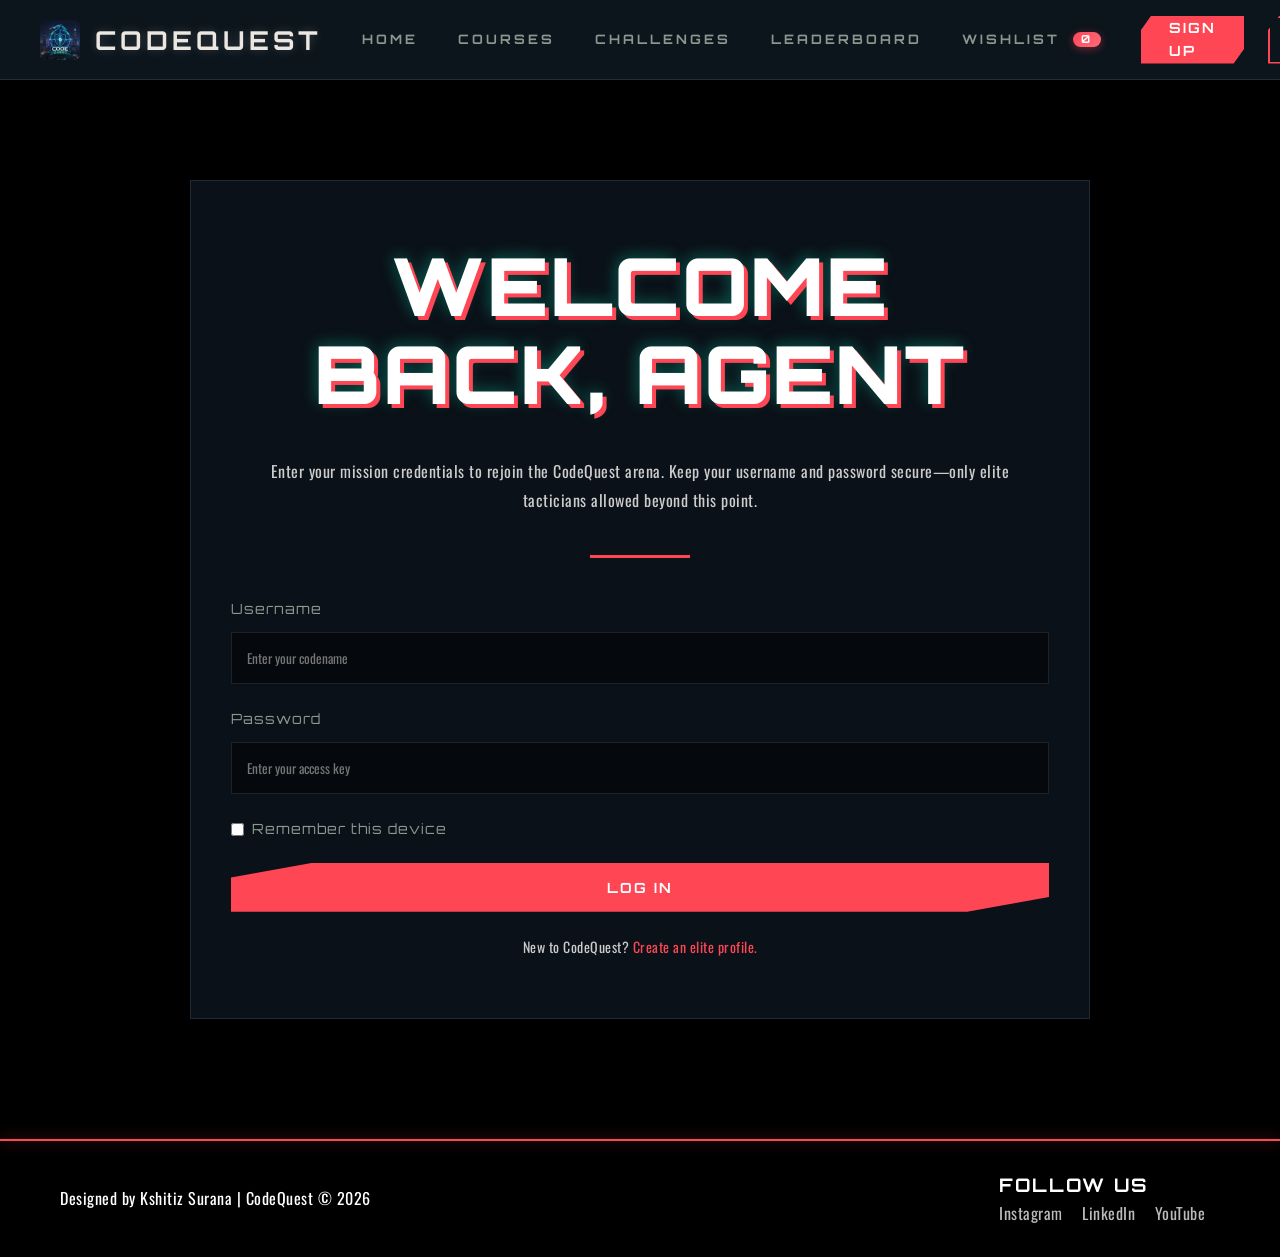
<file: Frontend/login.html>
<!DOCTYPE html>
<html lang="en">
<head>
  <meta charset="UTF-8">
  <meta name="viewport" content="width=device-width, initial-scale=1.0">
  <title>CodeQuest - Login</title>
  <link href="https://fonts.googleapis.com/css2?family=Orbitron:wght@400;700&family=Oswald:wght@600;700&display=swap"
    rel="stylesheet">
  <link rel="stylesheet" href="index.css">
  <link rel="stylesheet" href="interactive.css">
  <link rel="icon" type="image/x-icon" href="logo.jpg">
  <link rel="stylesheet" href="premium.css">
</head>
<body>
  <header class="site-header">
    <div class="header-inner">
      <a href="index.html" class="brand">
        <img src="logo.jpg" alt="CodeQuest logo" class="brand-logo">
        <span class="brand-title">CodeQuest</span>
      </a>
      <input type="checkbox" id="nav-toggle" class="nav-toggle">
      <label for="nav-toggle" class="nav-toggle-label">
        <span></span>
        <span></span>
        <span></span>
      </label>
      <nav class="main-nav">
        <ul class="nav-links">
          <li><a href="index.html">HOME</a></li>
          <li><a href="courses.html">COURSES</a></li>
          <li><a href="challenges.html">CHALLENGES</a></li>
          <li><a href="leaderboard.html">LEADERBOARD</a></li>
          <li><a href="wishlist.html">WISHLIST <span id="wishlist-count" class="wishlist-badge">0</span></a></li>
        </ul>
      </nav>
      <div class="header-actions">
        <a href="signup.html" class="btn btn-red">Sign Up</a>
        <a href="login.html" class="btn btn-red-outline">Login</a>
      </div>
    </div>
  </header>
  <main>
    <section class="auth-section">
      <div class="auth-card">
        <h1 class="hero-title">Welcome Back, Agent</h1>
        <p class="section-subtitle">
          Enter your mission credentials to rejoin the CodeQuest arena. Keep your username and password secure—only
          elite tacticians allowed beyond this point.
        </p>
        <div class="divider"></div>
        <form class="auth-form">
          <label for="login-username">Username</label>
          <input type="text" id="login-username" name="username" placeholder="Enter your codename" required>
          <label for="login-password">Password</label>
          <input type="password" id="login-password" name="password" placeholder="Enter your access key" required>
          <label class="auth-remember">
            <input type="checkbox" name="remember">
            Remember this device
          </label>
          <button type="submit" class="btn btn-red auth-submit">Log In</button>
        </form>
        <p class="auth-switch">
          New to CodeQuest? <a href="signup.html">Create an elite profile.</a>
        </p>
      </div>
    </section>
  </main>
  <footer class="site-footer">
    <div class="footer-inner">
      <p>Designed by Kshitiz Surana | CodeQuest © 2026</p>
      <div class="footer-col">
        <h3>Follow Us</h3>
        <div class="social-icons">
          <a href="#">Instagram</a>
          <a href="#">LinkedIn</a>
          <a href="#">YouTube</a>
        </div>
      </div>
    </div>
  </footer>
  <script src="courses.js"></script>
  </body>
</html>
</file>
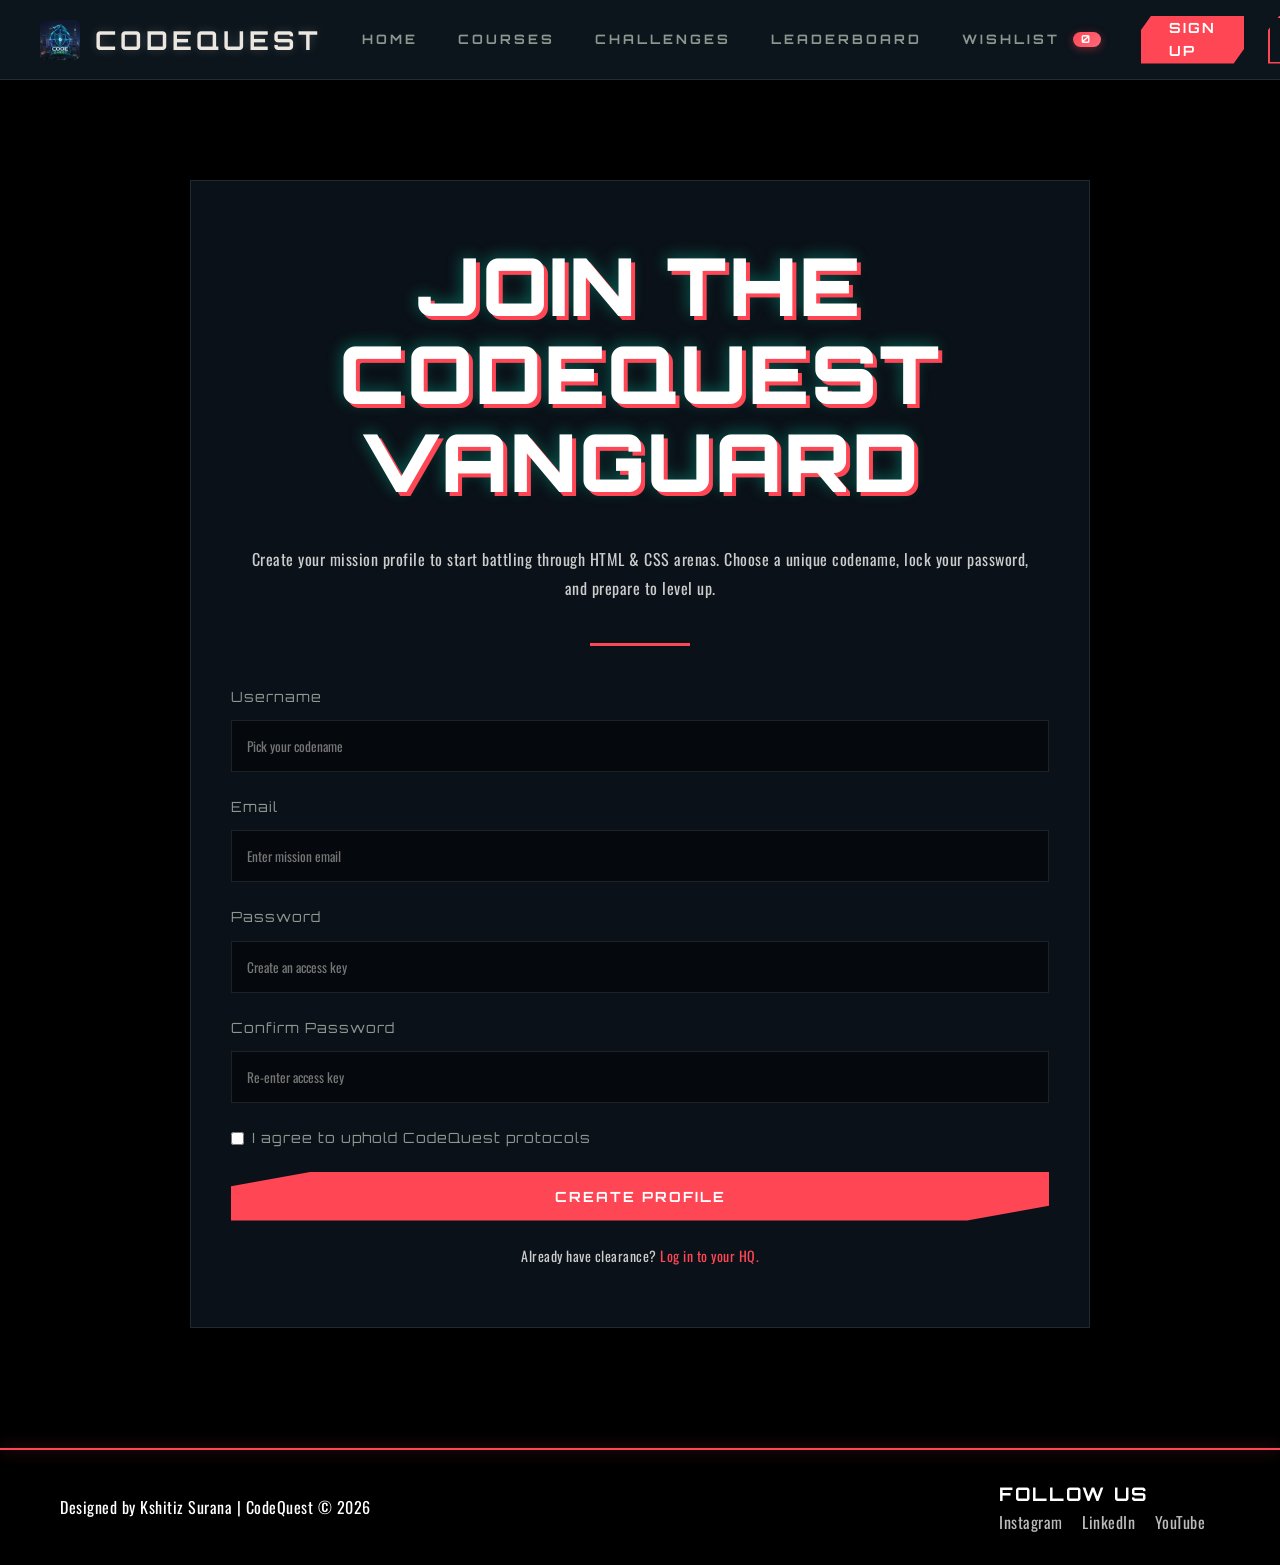
<file: Frontend/signup.html>
<!DOCTYPE html>
<html lang="en">
<head>
  <meta charset="UTF-8">
  <meta name="viewport" content="width=device-width, initial-scale=1.0">
  <title>CodeQuest - Sign Up</title>
  <link href="https://fonts.googleapis.com/css2?family=Orbitron:wght@400;700&family=Oswald:wght@600;700&display=swap"
    rel="stylesheet">
  <link rel="stylesheet" href="index.css">
  <link rel="stylesheet" href="interactive.css">
  <link rel="icon" type="image/x-icon" href="logo.jpg">
  <link rel="stylesheet" href="premium.css">
</head>
<body>
  <header class="site-header">
    <div class="header-inner">
      <a href="index.html" class="brand">
        <img src="logo.jpg" alt="CodeQuest logo" class="brand-logo">
        <span class="brand-title">CodeQuest</span>
      </a>
      <input type="checkbox" id="nav-toggle" class="nav-toggle">
      <label for="nav-toggle" class="nav-toggle-label">
        <span></span>
        <span></span>
        <span></span>
      </label>
      <nav class="main-nav">
        <ul class="nav-links">
          <li><a href="index.html">HOME</a></li>
          <li><a href="courses.html">COURSES</a></li>
          <li><a href="challenges.html">CHALLENGES</a></li>
          <li><a href="leaderboard.html">LEADERBOARD</a></li>
          <li><a href="wishlist.html">WISHLIST <span id="wishlist-count" class="wishlist-badge">0</span></a></li>
        </ul>
      </nav>
      <div class="header-actions">
        <a href="signup.html" class="btn btn-red">Sign Up</a>
        <a href="login.html" class="btn btn-red-outline">Login</a>
      </div>
    </div>
  </header>
  <main>
    <section class="auth-section">
      <div class="auth-card">
        <h1 class="hero-title">Join the CodeQuest Vanguard</h1>
        <p class="section-subtitle">
          Create your mission profile to start battling through HTML & CSS arenas. Choose a unique codename, lock your
          password, and prepare to level up.
        </p>
        <div class="divider"></div>
        <form class="auth-form">
          <label for="signup-username">Username</label>
          <input type="text" id="signup-username" name="username" placeholder="Pick your codename" required>
          <label for="signup-email">Email</label>
          <input type="email" id="signup-email" name="email" placeholder="Enter mission email" required>
          <label for="signup-password">Password</label>
          <input type="password" id="signup-password" name="password" placeholder="Create an access key" required>
          <label for="signup-confirm">Confirm Password</label>
          <input type="password" id="signup-confirm" name="confirm" placeholder="Re-enter access key" required>
          <label class="auth-remember">
            <input type="checkbox" name="terms" required>
            I agree to uphold CodeQuest protocols
          </label>
          <button type="submit" class="btn btn-red auth-submit">Create Profile</button>
        </form>
        <p class="auth-switch">
          Already have clearance? <a href="login.html">Log in to your HQ.</a>
        </p>
      </div>
    </section>
  </main>
  <footer class="site-footer">
    <div class="footer-inner">
      <p>Designed by Kshitiz Surana | CodeQuest © 2026</p>
      <div class="footer-col">
        <h3>Follow Us</h3>
        <div class="social-icons">
          <a href="#">Instagram</a>
          <a href="#">LinkedIn</a>
          <a href="#">YouTube</a>
        </div>
      </div>
    </div>
  </footer>
  <script src="courses.js"></script>
  </body>
</html>
</file>
<file: Frontend/index.css>
* {
  margin: 0;
  padding: 0;
  box-sizing: border-box;
}
body {
  font-family: 'Orbitron', 'Oswald', Arial, sans-serif;
  background-color: #0a0a0a;
  color: #ffffff;
  line-height: 1.6;
}
.site-header {
  position: fixed;
  top: 0;
  left: 0;
  right: 0;
  background-color: #000000;
  padding: 15px 0;
  z-index: 1000;
  border-bottom: 2px solid #333;
}
.header-inner {
  margin: 0 auto;
  padding: 0 20px;
  display: flex;
  align-items: center;
  justify-content: space-between;
  position: relative;
}
.brand {
  display: flex;
  align-items: center;
  gap: 10px;
  text-decoration: none;
  color: #ffffff;
}
.brand-logo {
  width: 50px;
  height: 50px;
  border-radius: 5px;
}
.brand-title {
  font-size: 20px;
  font-weight: bold;
  color: #ffffff;
}
.main-nav {
  display: flex;
}
.nav-toggle {
  display: none;
}
.nav-toggle-label {
  display: none;
  flex-direction: column;
  gap: 6px;
  width: 36px;
  cursor: pointer;
}
.nav-toggle-label span {
  display: block;
  height: 3px;
  background-color: #ffffff;
  border-radius: 2px;
}
.nav-links {
  list-style: none;
  display: flex;
  gap: 30px;
  margin: 0;
  padding: 0;
}
video {
  width: 100%;
}
.nav-links a {
  color: #ffffff;
  text-decoration: none;
  font-weight: bold;
  font-size: 14px;
  padding: 8px 15px;
  transition: background-color 0.3s;
}
.nav-links a:hover,
.nav-links a.active {
  background-color: #333;
  border-radius: 5px;
}
.header-actions {
  display: flex;
  gap: 15px;
  align-items: center;
}
.search-btn {
  background-color: #333;
  color: #ffffff;
  border: 1px solid #555;
  padding: 11px 11px;
  border-radius: 5px;
  cursor: pointer;
  font-size: 14px;
}
.search-btn:hover {
  background-color: #444;
}
.btn {
  padding: 8px 20px;
  border-radius: 5px;
  text-decoration: none;
  font-weight: bold;
  font-size: 14px;
  display: inline-block;
  transition: background-color 0.3s;
}
.btn-red {
  background-color: #ff4655;
  color: #ffffff;
  border: none;
}
.btn-red:hover {
  background-color: #ff6b7a;
}
.btn-red-outline {
  background-color: #ff4655;
  color: #ffffff;
  border: none;
}
.btn-red-outline:hover {
  background-color: #ff6b7a;
}
main {
  padding-top: 80px;
  min-height: calc(100vh - 200px);
}
.hero {
  text-align: center;
  padding: 60px 20px;
}
.hero-title {
  font-size: 48px;
  font-weight: bold;
  margin-bottom: 20px;
  text-transform: uppercase;
  color: #ffffff;
}
.hero-image-container {
  width: 100%;
  margin: 40px 0;
  position: relative;
  overflow: hidden;
}
.hero-image-container {
  border: 2px solid #333;
  border-radius: 16px;
  overflow: hidden;
  position: relative;
}
.hero-image-container img {
  width: 100%;
  height: 420px;
  object-fit: cover;
  display: block;
  filter: grayscale(15%);
}
.hero-image-container::after {
  content: "";
  position: absolute;
  inset: 0;
  background: linear-gradient(180deg, rgba(0, 0, 0, 0.2), rgba(0, 0, 0, 0.35));
}
.hero-description {
  max-width: 800px;
  margin: 30px auto;
  font-size: 18px;
  color: #cccccc;
  line-height: 1.8;
}
.hero-actions {
  margin: 40px 0;
}
.btn-cta {
  background-color: #ff4655;
  color: #ffffff;
  padding: 15px 40px;
  font-size: 18px;
  border-radius: 5px;
  text-decoration: none;
  display: inline-block;
  transition: background-color 0.3s;
}
.btn-cta:hover {
  background-color: #ff6b7a;
}
.section {
  max-width: 1200px;
  margin: 0 auto;
  padding: 60px 20px;
  text-align: center;
}
.section-title {
  font-size: 36px;
  font-weight: bold;
  margin-bottom: 20px;
  color: #ffffff;
}
.section-subtitle {
  max-width: 800px;
  margin: 0 auto 40px;
  font-size: 16px;
  color: #cccccc;
  line-height: 1.8;
}
.challenges-scroll {
  width: 100%;
  overflow: hidden;
  background-color: #111;
  padding: 60px 0;
  margin: 40px 0;
}
.challenges-track {
  display: flex;
  gap: 20px;
  animation: scroll 30s linear infinite;
}
.challenge-item {
  flex: 0 0 320px;
  background-color: #1a1a1a;
  border: 2px solid #333;
  padding: 30px;
  border-radius: 10px;
  text-align: left;
  min-height: 220px;
  display: flex;
  flex-direction: column;
  justify-content: center;
}
.challenge-item h3 {
  color: #ff4655;
  margin-bottom: 10px;
}
.challenge-item p {
  color: #cccccc;
  font-size: 14px;
}
.auth-section {
  min-height: calc(100vh - 200px);
  display: flex;
  align-items: center;
  justify-content: center;
  padding: 100px 20px 60px;
}
.auth-card {
  width: 100%;
  max-width: 540px;
  background-color: #111;
  border: 2px solid #333;
  border-radius: 12px;
  padding: 40px 32px 48px;
  text-align: center;
  box-shadow: 0 20px 40px rgba(0, 0, 0, 0.4);
}
.auth-form {
  margin-top: 30px;
  display: flex;
  flex-direction: column;
  gap: 16px;
  text-align: left;
}
.auth-form label {
  font-size: 14px;
  letter-spacing: 1px;
}
.auth-form input[type="text"],
.auth-form input[type="email"],
.auth-form input[type="password"] {
  width: 100%;
  padding: 12px;
  background-color: #1a1a1a;
  border: 1px solid #333;
  border-radius: 6px;
  color: #fff;
}
.auth-form input:focus {
  outline: none;
  border-color: #ff4655;
}
.auth-remember {
  display: flex;
  align-items: center;
  gap: 8px;
  font-size: 13px;
}
.auth-submit {
  width: 100%;
  margin-top: 10px;
  text-transform: uppercase;
}
.auth-switch {
  margin-top: 24px;
  font-size: 14px;
  color: #ccc;
}
.auth-switch a {
  color: #ff4655;
  text-decoration: none;
}
@keyframes scroll {
  0% {
    transform: translateX(0);
  }
  100% {
    transform: translateX(-50%);
  }
}
.courses-hero {
  position: relative;
  text-align: center;
  padding: 120px 20px;
  margin: 40px 20px;
  border: 2px solid #333;
  border-radius: 16px;
  overflow: hidden;
}
.courses-hero::before {
  content: "";
  position: absolute;
  inset: 0;
  background-image: url("https://images.unsplash.com/photo-1526379095098-d400fd0bf935?auto=format&fit=crop&w=1600&q=70");
  background-size: cover;
  background-position: center;
  opacity: 0.28;
  filter: grayscale(20%);
}
.courses-hero::after {
  content: "";
  position: absolute;
  inset: 0;
  background: linear-gradient(180deg, rgba(0, 0, 0, 0.6), rgba(0, 0, 0, 0.75));
}
.courses-hero>* {
  position: relative;
  z-index: 2;
}
.course-marquee {
  width: 100%;
  overflow: hidden;
  background-color: #111;
  padding: 40px 0;
  margin: 40px 0;
}
.course-track {
  display: flex;
  gap: 20px;
  animation: scroll 35s linear infinite;
}
.course-card {
  flex: 0 0 320px;
  background-color: #1a1a1a;
  border: 2px solid #333;
  border-radius: 10px;
  padding: 25px;
  transition: transform 0.3s, border-color 0.3s;
  position: relative;
}
.course-link {
  text-decoration: none;
  color: inherit;
  display: block;
  cursor: pointer;
}
.course-card:hover {
  transform: translateY(-5px);
  border-color: #ff4655;
}
.course-card:target {
  border-color: #ff4655;
}
.course-card h3 {
  color: #ff4655;
  margin-bottom: 10px;
  font-size: 20px;
}
.course-meta {
  color: #888;
  font-size: 12px;
  margin-bottom: 15px;
}
.course-card p {
  color: #cccccc;
  font-size: 14px;
  margin-bottom: 15px;
}
.challenge-intro {
  position: relative;
  text-align: center;
  padding: 120px 20px;
  margin: 40px 20px;
  border: 2px solid #333;
  border-radius: 16px;
  overflow: hidden;
}
.challenge-intro::before {
  content: "";
  position: absolute;
  inset: 0;
  background-image: url("https://images.unsplash.com/photo-1498050108023-c5249f4df085?auto=format&fit=crop&w=1700&q=70");
  background-size: cover;
  background-position: center;
  opacity: 0.25;
  filter: grayscale(20%);
}
.challenge-intro::after {
  content: "";
  position: absolute;
  inset: 0;
  background: linear-gradient(180deg, rgba(0, 0, 0, 0.65), rgba(0, 0, 0, 0.85));
}
.challenge-intro>* {
  position: relative;
  z-index: 2;
}
.challenge-select {
  max-width: 1100px;
  margin: 0 auto;
  padding: 0 20px 40px;
  display: flex;
  flex-direction: column;
  gap: 32px;
}
.challenge-grid {
  display: flex;
  flex-direction: column;
  gap: 32px;
}
.challenge-option {
  width: 100%;
  display: flex;
}
.challenge-option:nth-child(odd) {
  justify-content: flex-start;
}
.challenge-option:nth-child(even) {
  justify-content: flex-end;
}
.challenge-option input {
  position: absolute;
  opacity: 0;
  pointer-events: none;
}
.challenge-card {
  background-color: #1a1a1a;
  border: 2px solid #333;
  border-radius: 14px;
  padding: 28px 36px;
  transition: transform 0.3s, border-color 0.3s, box-shadow 0.3s;
  max-width: 760px;
  width: calc(100% - 120px);
  box-shadow: 0 20px 40px rgba(0, 0, 0, 0.35);
}
.challenge-card:hover {
  transform: translateY(-5px);
  border-color: #ff4655;
}
.challenge-option:nth-child(odd) .challenge-card {
  border-left: 4px solid #ff4655;
}
.challenge-option:nth-child(even) .challenge-card {
  border-right: 4px solid #23c5ff;
  text-align: right;
}
.challenge-option:nth-child(even) .challenge-card h3,
.challenge-option:nth-child(even) .challenge-card p,
.challenge-option:nth-child(even) .challenge-card .difficulty {
  text-align: right;
  justify-content: flex-end;
}
.challenge-option input:checked+.challenge-card {
  border-color: #ff4655;
  box-shadow: 0 30px 50px rgba(255, 70, 85, 0.25);
  transform: translateY(-4px);
}
.challenge-card h3 {
  color: #ff4655;
  margin-bottom: 15px;
  font-size: 22px;
}
.challenge-card p {
  color: #cccccc;
  margin-bottom: 15px;
  font-size: 14px;
  line-height: 1.6;
}
.difficulty {
  display: inline-block;
  padding: 6px 16px;
  border-radius: 999px;
  font-size: 12px;
  font-weight: bold;
  background-color: rgba(255, 255, 255, 0.05);
  border: 1px solid rgba(255, 255, 255, 0.15);
}
.collective-play {
  text-align: center;
  border: 2px solid #333;
  border-radius: 14px;
  padding: 32px;
  background: rgba(0, 0, 0, 0.4);
  box-shadow: 0 20px 40px rgba(0, 0, 0, 0.35);
}
.collective-play p {
  margin-bottom: 16px;
  color: #ccc;
}
.collective-play .play-all-btn {
  padding: 12px 28px;
  font-size: 15px;
  letter-spacing: 1px;
}
.leaderboard-intro {
  text-align: center;
  padding: 60px 20px;
}
.podium {
  max-width: 1000px;
  margin: 60px auto;
  padding: 0 20px;
  display: flex;
  justify-content: center;
  align-items: flex-end;
  gap: 20px;
}
.podium-item {
  flex: 1;
  text-align: center;
  background-color: #1a1a1a;
  border: 2px solid #333;
  border-radius: 10px;
  padding: 30px 20px;
  position: relative;
  display: flex;
  flex-direction: column;
  align-items: center;
  justify-content: center;
  min-height: 220px;
}
.podium-item.first {
  order: 2;
  border-color: #ffd700;
  background: linear-gradient(180deg, #2a2a1a, #1a1a1a);
  min-height: 320px;
  transform: translateY(-25px);
}
.podium-item.second {
  order: 1;
  border-color: #c0c0c0;
  background: linear-gradient(180deg, #2a2a2a, #1a1a1a);
  min-height: 260px;
}
.podium-item.third {
  order: 3;
  border-color: #cd7f32;
  background: linear-gradient(180deg, #2a1f1a, #1a1a1a);
  min-height: 250px;
}
.podium-rank {
  font-size: 48px;
  font-weight: bold;
  color: #ff4655;
  margin-bottom: 10px;
}
.podium-name {
  font-size: 24px;
  font-weight: bold;
  color: #ffffff;
  margin-bottom: 10px;
}
.podium-score {
  font-size: 18px;
  color: #cccccc;
}
.leaderboard-table {
  max-width: 1000px;
  margin: 60px auto;
  padding: 0 20px 60px;
}
.leaderboard-header {
  display: grid;
  grid-template-columns: 80px 1fr 140px 140px 140px;
  gap: 20px;
  padding: 15px;
  background-color: #111;
  border-bottom: 2px solid #333;
  font-weight: bold;
  text-align: left;
}
.leaderboard-row {
  display: grid;
  grid-template-columns: 80px 1fr 140px 140px 140px;
  gap: 20px;
  padding: 15px;
  border-bottom: 1px solid #222;
  text-align: left;
}
.leaderboard-row:hover {
  background-color: #1a1a1a;
}
.rank {
  font-weight: bold;
  color: #ff4655;
}
.badge {
  display: inline-block;
  padding: 3px 10px;
  border-radius: 5px;
  font-size: 11px;
  font-weight: bold;
  margin-left: 10px;
}
.badge.gold {
  background-color: #ffd700;
  color: #000;
}
.badge.silver {
  background-color: #c0c0c0;
  color: #000;
}
.badge.bronze {
  background-color: #cd7f32;
  color: #fff;
}
.site-footer {
  background-color: #000000;
  color: #ffffff;
  padding: 30px 0;
  margin-top: 60px;
}
.footer-inner {
  max-width: 1200px;
  margin: 0 auto;
  padding: 0 20px;
  display: flex;
  justify-content: space-between;
  align-items: center;
  flex-wrap: wrap;
  gap: 20px;
}
.footer-inner p {
  color: #ffffff;
  margin: 0;
}
.footer-links {
  display: flex;
  gap: 20px;
  list-style: none;
}
.footer-links a {
  color: #ffffff;
  text-decoration: none;
  font-size: 14px;
}
.footer-links a:hover {
  color: #ff4655;
}
.divider {
  width: 100px;
  height: 3px;
  background-color: #ff4655;
  margin: 30px auto;
}
@media (max-width: 768px) {
  .header-inner {
    flex-wrap: wrap;
  }
  .nav-toggle-label {
    display: flex;
    position: absolute;
    top: 18px;
    right: 20px;
    order: initial;
    margin-left: 0;
  }
  .main-nav {
    order: 3;
    width: 100%;
    background-color: #000000;
    max-height: 0;
    overflow: hidden;
    transition: max-height 0.3s ease;
  }
  .nav-toggle:checked~.main-nav {
    max-height: 300px;
    border-top: 1px solid #333;
  }
  .nav-links {
    flex-direction: column;
    align-items: center;
    padding: 20px 0;
    gap: 10px;
  }
  .header-actions {
    order: 4;
    width: 100%;
    justify-content: center;
    margin-top: 15px;
  }
  .hero-title {
    font-size: 32px;
  }
  .podium {
    flex-direction: column;
    align-items: center;
  }
  .podium-item.first {
    order: 1;
  }
  .podium-item.second {
    order: 2;
  }
  .podium-item.third {
    order: 3;
  }
  .leaderboard-header,
  .leaderboard-row {
    grid-template-columns: 60px 1fr 100px 100px;
    gap: 10px;
    font-size: 12px;
  }
  .footer-inner {
    flex-direction: column;
    text-align: center;
  }
}
.social-icons a {
  display: inline-block;
  margin-right: 15px;
  color: #bbb;
  text-decoration: none;
}
.social-icons a:hover {
  color: #fff;
}
.theme-toggle-btn {
  background-color: #333;
  color: #ffffff;
  border: 1px solid #555;
  padding: 11px 20px;
  border-radius: 5px;
  cursor: pointer;
  font-size: 14px;
  font-weight: bold;
  transition: all 0.3s ease;
  text-transform: uppercase;
  letter-spacing: 0.5px;
}
.theme-toggle-btn:hover {
  background-color: #444;
  border-color: #ff4655;
  transform: translateY(-2px);
  box-shadow: 0 4px 12px rgba(255, 70, 85, 0.3);
}
.theme-toggle-btn:active {
  transform: translateY(0);
}
body.light-mode {
  background-color: #ffffff;
  color: #1a1a1a;
}
body.light-mode .site-header {
  background-color: #f8f9fa;
  border-bottom: 2px solid #e0e0e0;
}
body.light-mode .brand-title {
  color: #1a1a1a;
}
body.light-mode .nav-links a {
  color: #1a1a1a;
}
body.light-mode .nav-links a:hover,
body.light-mode .nav-links a.active {
  background-color: #e0e0e0;
}
body.light-mode .theme-toggle-btn {
  background-color: #e0e0e0;
  color: #1a1a1a;
  border-color: #c0c0c0;
}
body.light-mode .theme-toggle-btn:hover {
  background-color: #d0d0d0;
  border-color: #ff4655;
}
body.light-mode .hero-title {
  color: #1a1a1a;
}
body.light-mode .hero-description {
  color: #4a4a4a;
}
body.light-mode .section-title {
  color: #1a1a1a;
}
body.light-mode .section-subtitle {
  color: #4a4a4a;
}
body.light-mode .divider {
  background: linear-gradient(90deg, transparent, #d0d0d0, transparent);
}
body.light-mode .challenge-item {
  background-color: #f8f9fa;
  border-color: #e0e0e0;
}
body.light-mode .challenge-item h3 {
  color: #ff4655;
}
body.light-mode .challenge-item p {
  color: #4a4a4a;
}
body.light-mode .challenges-scroll {
  background-color: #f0f0f0;
}
body.light-mode .course-card {
  background-color: #f8f9fa;
  border-color: #e0e0e0;
}
body.light-mode .course-card:hover {
  border-color: #ff4655;
  box-shadow: 0 4px 12px rgba(255, 70, 85, 0.2);
}
body.light-mode .course-card h3 {
  color: #ff4655;
}
body.light-mode .course-meta {
  color: #666;
}
body.light-mode .course-card p {
  color: #4a4a4a;
}
body.light-mode .course-marquee {
  background-color: #f0f0f0;
}
body.light-mode .courses-hero {
  border-color: #e0e0e0;
}
body.light-mode .challenge-card {
  background-color: #f8f9fa;
  border-color: #e0e0e0;
}
body.light-mode .challenge-card:hover {
  border-color: #ff4655;
}
body.light-mode .challenge-option:nth-child(odd) .challenge-card {
  border-left-color: #ff4655;
}
body.light-mode .challenge-option:nth-child(even) .challenge-card {
  border-right-color: #23c5ff;
}
body.light-mode .challenge-card h3 {
  color: #ff4655;
}
body.light-mode .challenge-card p {
  color: #4a4a4a;
}
body.light-mode .difficulty {
  background-color: #e0e0e0;
  border-color: #c0c0c0;
  color: #1a1a1a;
}
body.light-mode .challenge-intro {
  border-color: #e0e0e0;
}
body.light-mode .collective-play {
  background: #f8f9fa;
  border-color: #e0e0e0;
}
body.light-mode .collective-play p {
  color: #4a4a4a;
}
body.light-mode .podium-item {
  background-color: #f8f9fa;
  border-color: #e0e0e0;
}
body.light-mode .podium-item.first {
  background: linear-gradient(180deg, #fff9e6, #f8f9fa);
}
body.light-mode .podium-item.second {
  background: linear-gradient(180deg, #f5f5f5, #f8f9fa);
}
body.light-mode .podium-item.third {
  background: linear-gradient(180deg, #fff5f0, #f8f9fa);
}
body.light-mode .podium-name {
  color: #1a1a1a;
}
body.light-mode .podium-score {
  color: #4a4a4a;
}
body.light-mode .leaderboard-header {
  background-color: #f0f0f0;
  border-bottom-color: #d0d0d0;
  color: #1a1a1a;
}
body.light-mode .leaderboard-row {
  border-bottom-color: #e0e0e0;
  color: #1a1a1a;
}
body.light-mode .leaderboard-row:hover {
  background-color: #f8f9fa;
}
body.light-mode .auth-section {
  background-color: #f8f9fa;
}
body.light-mode .auth-card {
  background-color: #ffffff;
  border: 2px solid #e0e0e0;
  box-shadow: 0 20px 60px rgba(0, 0, 0, 0.08);
}
body.light-mode .auth-form label {
  color: #1a1a1a;
}
body.light-mode .auth-form input[type="text"],
body.light-mode .auth-form input[type="email"],
body.light-mode .auth-form input[type="password"] {
  background-color: #f8f9fa;
  border: 2px solid #e0e0e0;
  color: #1a1a1a;
}
body.light-mode .auth-form input::placeholder {
  color: #999;
}
body.light-mode .auth-form input:focus {
  border-color: #ff4655;
  background-color: #ffffff;
  box-shadow: 0 0 0 3px rgba(255, 70, 85, 0.1);
}
body.light-mode .auth-remember {
  color: #1a1a1a;
}
body.light-mode .auth-switch {
  color: #4a4a4a;
}
body.light-mode .auth-switch a {
  color: #ff4655;
}
body.light-mode .wishlist-hero {
  background-color: #f8f9fa;
  border-color: #e0e0e0;
}
body.light-mode .wishlist-card {
  background-color: #f8f9fa;
  border-color: #e0e0e0;
}
body.light-mode .wishlist-card:hover {
  border-color: #ff4655;
}
body.light-mode .wishlist-card h3 {
  color: #ff4655;
}
body.light-mode .wishlist-card p {
  color: #4a4a4a;
}
body.light-mode .empty-state h2 {
  color: #1a1a1a;
}
body.light-mode .empty-state p {
  color: #4a4a4a;
}
body.light-mode .site-footer {
  background-color: #f8f9fa;
  color: #1a1a1a;
  border-top: 2px solid #e0e0e0;
}
body.light-mode .site-footer p {
  color: #1a1a1a;
}
body.light-mode .footer-col h3 {
  color: #1a1a1a;
}
body.light-mode .social-icons a {
  color: #4a4a4a;
}
body.light-mode .social-icons a:hover {
  color: #ff4655;
}
body.light-mode .btn-red {
  background-color: #ff4655;
  color: #ffffff;
}
body.light-mode .btn-red:hover {
  background-color: #ff6b7a;
}
body.light-mode .btn-red-outline {
  background-color: #ff4655;
  color: #ffffff;
}
body.light-mode .btn-red-outline:hover {
  background-color: #ff6b7a;
}
body.light-mode .btn-cta {
  background-color: #ff4655;
  color: #ffffff;
}
body.light-mode .btn-cta:hover {
  background-color: #ff6b7a;
}
body.light-mode .wishlist-badge {
  background: linear-gradient(135deg, #ff4655, #ff6b7a);
  color: #fff;
}
body.light-mode video {
  opacity: 1;
  filter: brightness(1.1);
}
body.light-mode img {
  opacity: 1;
  filter: brightness(1.05);
}
body.light-mode .hero-image-container img {
  opacity: 1;
  filter: brightness(1.1) grayscale(0%);
}
body.light-mode .course-card img,
body.light-mode .challenge-card img,
body.light-mode .wishlist-card img {
  opacity: 1;
  filter: brightness(1.2) contrast(1.05) saturate(1.1);
}
</file>
<file: Frontend/interactive.css>
.game-alert {
    position: fixed;
    top: 100px;
    right: -400px;
    z-index: 10000;
    transition: right 0.3s cubic-bezier(0.68, -0.55, 0.265, 1.55);
}
.game-alert.show {
    right: 30px;
}
.game-alert-content {
    background: linear-gradient(135deg, #1a1a1a, #2a2a2a);
    border: 2px solid #ff4655;
    border-radius: 12px;
    padding: 20px 25px;
    display: flex;
    align-items: center;
    gap: 15px;
    box-shadow: 0 10px 40px rgba(255, 70, 85, 0.4), 0 0 20px rgba(255, 70, 85, 0.2);
    min-width: 300px;
    animation: alertPulse 0.5s ease-out;
}
@keyframes alertPulse {
    0% {
        transform: scale(0.8);
        opacity: 0;
    }
    50% {
        transform: scale(1.05);
    }
    100% {
        transform: scale(1);
        opacity: 1;
    }
}
.game-alert.success .game-alert-content {
    border-color: #4ade80;
    box-shadow: 0 10px 40px rgba(74, 222, 128, 0.4), 0 0 20px rgba(74, 222, 128, 0.2);
}
.game-alert.game .game-alert-content {
    border-color: #fbbf24;
    box-shadow: 0 10px 40px rgba(251, 191, 36, 0.4), 0 0 20px rgba(251, 191, 36, 0.2);
    animation: alertPulse 0.5s ease-out, gameGlow 1.5s ease-in-out infinite;
}
@keyframes gameGlow {
    0%,
    100% {
        box-shadow: 0 10px 40px rgba(251, 191, 36, 0.4), 0 0 20px rgba(251, 191, 36, 0.2);
    }
    50% {
        box-shadow: 0 10px 40px rgba(251, 191, 36, 0.6), 0 0 30px rgba(251, 191, 36, 0.4);
    }
}
.game-alert.info .game-alert-content {
    border-color: #60a5fa;
    box-shadow: 0 10px 40px rgba(96, 165, 250, 0.4), 0 0 20px rgba(96, 165, 250, 0.2);
}
.game-alert-icon {
    font-size: 32px;
    animation: iconBounce 0.6s ease-out;
}
@keyframes iconBounce {
    0%,
    100% {
        transform: scale(1);
    }
    50% {
        transform: scale(1.2) rotate(10deg);
    }
}
.game-alert-message {
    font-size: 16px;
    font-weight: bold;
    color: #fff;
    letter-spacing: 1px;
    text-transform: uppercase;
}
.course-details-section {
    display: none;
    opacity: 0;
    transform: translateY(20px);
    transition: all 0.3s ease-out;
    margin: 40px 20px;
}
.course-details-section.show {
    opacity: 1;
    transform: translateY(0);
}
.course-details-container {
    max-width: 1200px;
    margin: 0 auto;
    background: linear-gradient(135deg, #1a1a1a, #0f0f0f);
    border: 2px solid #ff4655;
    border-radius: 16px;
    padding: 40px;
    position: relative;
    box-shadow: 0 20px 60px rgba(255, 70, 85, 0.3);
    animation: slideInUp 0.5s ease-out;
}
@keyframes slideInUp {
    from {
        opacity: 0;
        transform: translateY(30px);
    }
    to {
        opacity: 1;
        transform: translateY(0);
    }
}
.close-details {
    position: absolute;
    top: 20px;
    right: 20px;
    background: rgba(255, 70, 85, 0.2);
    border: 2px solid #ff4655;
    color: #fff;
    width: 40px;
    height: 40px;
    border-radius: 50%;
    font-size: 24px;
    cursor: pointer;
    transition: all 0.3s ease;
    display: flex;
    align-items: center;
    justify-content: center;
    z-index: 10;
}
.close-details:hover {
    background: #ff4655;
    transform: rotate(90deg);
    box-shadow: 0 5px 15px rgba(255, 70, 85, 0.5);
}
.course-details-grid {
    display: grid;
    grid-template-columns: 400px 1fr;
    gap: 40px;
    align-items: start;
}
.course-details-image {
    position: relative;
    border-radius: 12px;
    overflow: hidden;
    box-shadow: 0 10px 30px rgba(0, 0, 0, 0.5);
}
.course-details-image img {
    width: 100%;
    height: 400px;
    object-fit: cover;
    display: block;
    transition: transform 0.3s ease;
}
.course-details-image:hover img {
    transform: scale(1.05);
}
.course-level-badge {
    position: absolute;
    top: 15px;
    right: 15px;
    background: linear-gradient(135deg, #ff4655, #ff6b7a);
    color: #fff;
    padding: 8px 16px;
    border-radius: 20px;
    font-size: 12px;
    font-weight: bold;
    text-transform: uppercase;
    letter-spacing: 1px;
    box-shadow: 0 4px 12px rgba(255, 70, 85, 0.4);
}
.course-details-content {
    padding: 10px 0;
}
.course-details-title {
    font-size: 36px;
    color: #fff;
    margin-bottom: 10px;
    background: linear-gradient(135deg, #ff4655, #ff6b7a);
    -webkit-background-clip: text;
    -webkit-text-fill-color: transparent;
    background-clip: text;
}
.course-details-meta {
    color: #888;
    font-size: 14px;
    text-transform: uppercase;
    letter-spacing: 2px;
    margin-bottom: 25px;
}
.course-stats {
    display: flex;
    gap: 30px;
    margin-bottom: 25px;
    padding: 20px;
    background: rgba(255, 255, 255, 0.03);
    border-radius: 10px;
    border: 1px solid rgba(255, 255, 255, 0.1);
}
.stat-item {
    display: flex;
    flex-direction: column;
    align-items: center;
    gap: 5px;
}
.stat-icon {
    font-size: 24px;
}
.stat-value {
    color: #fff;
    font-weight: bold;
    font-size: 14px;
}
.course-details-description {
    color: #ccc;
    line-height: 1.8;
    font-size: 16px;
    margin-bottom: 30px;
}
.course-details-actions {
    display: flex;
    gap: 15px;
    align-items: center;
}
.btn-wishlist,
.btn-start-course {
    padding: 15px 30px;
    border: none;
    border-radius: 8px;
    font-size: 16px;
    font-weight: bold;
    cursor: pointer;
    transition: all 0.3s ease;
    display: flex;
    align-items: center;
    gap: 10px;
    text-transform: uppercase;
    letter-spacing: 1px;
}
.btn-wishlist {
    background: linear-gradient(135deg, #ff4655, #ff6b7a);
    color: #fff;
    box-shadow: 0 5px 20px rgba(255, 70, 85, 0.4);
}
.btn-wishlist:hover {
    transform: translateY(-2px);
    box-shadow: 0 8px 25px rgba(255, 70, 85, 0.6);
}
.btn-start-course {
    background: linear-gradient(135deg, #4ade80, #22c55e);
    color: #000;
    box-shadow: 0 5px 20px rgba(74, 222, 128, 0.4);
}
.btn-start-course:hover {
    transform: translateY(-2px);
    box-shadow: 0 8px 25px rgba(74, 222, 128, 0.6);
}
.btn-icon {
    font-size: 20px;
}
.challenge-details-section {
    display: none;
    opacity: 0;
    transform: translateY(20px);
    transition: all 0.3s ease-out;
    margin: 40px 20px;
}
.challenge-details-section.show {
    opacity: 1;
    transform: translateY(0);
}
.challenge-details-container {
    max-width: 1200px;
    margin: 0 auto;
    background: linear-gradient(135deg, #1a1a1a, #0f0f0f);
    border: 2px solid #23c5ff;
    border-radius: 16px;
    padding: 40px;
    position: relative;
    box-shadow: 0 20px 60px rgba(35, 197, 255, 0.3);
    animation: slideInUp 0.5s ease-out;
}
.challenge-details-grid {
    display: grid;
    grid-template-columns: 400px 1fr;
    gap: 40px;
    align-items: start;
}
.challenge-details-image {
    position: relative;
    border-radius: 12px;
    overflow: hidden;
    box-shadow: 0 10px 30px rgba(0, 0, 0, 0.5);
}
.challenge-details-image img {
    width: 100%;
    height: 400px;
    object-fit: cover;
    display: block;
    transition: transform 0.3s ease;
}
.challenge-details-image:hover img {
    transform: scale(1.05);
}
.challenge-difficulty-badge {
    position: absolute;
    top: 15px;
    right: 15px;
    color: #000;
    padding: 8px 16px;
    border-radius: 20px;
    font-size: 12px;
    font-weight: bold;
    text-transform: uppercase;
    letter-spacing: 1px;
    box-shadow: 0 4px 12px rgba(0, 0, 0, 0.3);
}
.challenge-details-content {
    padding: 10px 0;
}
.challenge-details-title {
    font-size: 36px;
    color: #fff;
    margin-bottom: 20px;
    background: linear-gradient(135deg, #23c5ff, #60a5fa);
    -webkit-background-clip: text;
    -webkit-text-fill-color: transparent;
    background-clip: text;
}
.challenge-stats {
    display: grid;
    grid-template-columns: repeat(3, 1fr);
    gap: 20px;
    margin-bottom: 25px;
}
.challenge-stats .stat-item {
    background: rgba(255, 255, 255, 0.03);
    border: 1px solid rgba(255, 255, 255, 0.1);
    border-radius: 10px;
    padding: 15px;
    text-align: center;
}
.stat-label {
    display: block;
    color: #888;
    font-size: 11px;
    text-transform: uppercase;
    letter-spacing: 1px;
    margin-bottom: 5px;
}
.challenge-stats .stat-value {
    display: block;
    color: #fff;
    font-weight: bold;
    font-size: 16px;
}
.challenge-details-description {
    color: #ccc;
    line-height: 1.8;
    font-size: 16px;
    margin-bottom: 25px;
}
.challenge-skills {
    margin-bottom: 30px;
}
.challenge-skills h3 {
    color: #fff;
    font-size: 18px;
    margin-bottom: 15px;
}
.skills-list {
    display: flex;
    flex-wrap: wrap;
    gap: 10px;
}
.skill-tag {
    background: rgba(35, 197, 255, 0.1);
    border: 1px solid rgba(35, 197, 255, 0.3);
    color: #23c5ff;
    padding: 8px 16px;
    border-radius: 20px;
    font-size: 13px;
    font-weight: bold;
}
.challenge-details-actions {
    display: flex;
    gap: 20px;
    align-items: center;
}
.btn-play-now {
    padding: 18px 40px;
    background: linear-gradient(135deg, #fbbf24, #f59e0b);
    color: #000;
    border: none;
    border-radius: 8px;
    font-size: 18px;
    font-weight: bold;
    cursor: pointer;
    transition: all 0.3s ease;
    display: flex;
    align-items: center;
    gap: 12px;
    text-transform: uppercase;
    letter-spacing: 1px;
    box-shadow: 0 5px 20px rgba(251, 191, 36, 0.4);
    animation: playButtonPulse 2s ease-in-out infinite;
}
@keyframes playButtonPulse {
    0%,
    100% {
        transform: scale(1);
    }
    50% {
        transform: scale(1.05);
    }
}
.btn-play-now:hover {
    transform: translateY(-3px) scale(1.05);
    box-shadow: 0 10px 30px rgba(251, 191, 36, 0.6);
    animation: none;
}
.score-display {
    display: flex;
    align-items: center;
    gap: 10px;
    background: rgba(251, 191, 36, 0.1);
    border: 2px solid rgba(251, 191, 36, 0.3);
    padding: 12px 20px;
    border-radius: 8px;
}
.score-icon {
    font-size: 24px;
    animation: starRotate 3s linear infinite;
}
@keyframes starRotate {
    from {
        transform: rotate(0deg);
    }
    to {
        transform: rotate(360deg);
    }
}
.score-text {
    color: #fbbf24;
    font-weight: bold;
    font-size: 16px;
}
.wishlist-badge {
    background: linear-gradient(135deg, #ff4655, #ff6b7a);
    color: #fff;
    padding: 2px 8px;
    border-radius: 12px;
    font-size: 11px;
    font-weight: bold;
    margin-left: 5px;
    display: inline-block;
    min-width: 20px;
    text-align: center;
    box-shadow: 0 2px 8px rgba(255, 70, 85, 0.4);
    animation: badgePulse 2s ease-in-out infinite;
}
@keyframes badgePulse {
    0%,
    100% {
        transform: scale(1);
    }
    50% {
        transform: scale(1.1);
    }
}
@media (max-width: 968px) {
    .course-details-grid,
    .challenge-details-grid {
        grid-template-columns: 1fr;
    }
    .course-details-image,
    .challenge-details-image {
        max-width: 100%;
    }
    .course-stats,
    .challenge-stats {
        grid-template-columns: 1fr;
    }
    .game-alert.show {
        right: 10px;
        left: 10px;
    }
    .game-alert-content {
        min-width: auto;
    }
}
@media (max-width: 600px) {
    .course-details-container,
    .challenge-details-container {
        padding: 20px;
    }
    .course-details-title,
    .challenge-details-title {
        font-size: 28px;
    }
    .course-details-actions,
    .challenge-details-actions {
        flex-direction: column;
        width: 100%;
    }
    .btn-wishlist,
    .btn-start-course,
    .btn-play-now {
        width: 100%;
        justify-content: center;
    }
    .score-display {
        width: 100%;
        justify-content: center;
    }
}
.course-info {
    display: flex;
    flex-wrap: wrap;
    gap: 8px;
    margin-top: 15px;
}
.info-badge {
    background: rgba(255, 255, 255, 0.05);
    border: 1px solid rgba(255, 255, 255, 0.1);
    color: #ccc;
    padding: 5px 12px;
    border-radius: 15px;
    font-size: 12px;
}
@keyframes slideOut {
    to {
        opacity: 0;
        transform: translateX(100%);
    }
}
</file>
<file: Frontend/premium.css>
:root {
  --val-red: #ff4655;
  --val-red-hover: #ff6b7a;
  --val-dark: #0f1923;
  --val-darker: #000000;
  --val-cyan: #00ffcc;
  --val-gold: #ffeb3b;
  --val-text: #ece8e1;
  --val-text-muted: #8b978f;
  --glass-bg: rgba(15, 25, 35, 0.7);
  --glass-border: rgba(255, 255, 255, 0.1);
  --glow-red: 0 0 15px rgba(255, 70, 85, 0.6);
  --glow-cyan: 0 0 15px rgba(0, 255, 204, 0.6);
}
body {
  background-color: var(--val-darker) !important;
  color: var(--val-text) !important;
  font-family: 'Oswald', sans-serif !important;
  letter-spacing: 0.5px;
}
::-webkit-scrollbar {
  width: 10px;
}
::-webkit-scrollbar-track {
  background: var(--val-darker);
}
::-webkit-scrollbar-thumb {
  background: var(--val-red);
  border-radius: 0px;
}
::-webkit-scrollbar-thumb:hover {
  background: var(--val-red-hover);
}
h1, h2, h3, .brand-title {
  font-family: 'Orbitron', sans-serif !important;
  text-transform: uppercase;
  letter-spacing: 2px;
}
video {
  width: 100% !important;
  height: auto !important;
  display: block;
  opacity: 1 !important;
  filter: contrast(1.1) saturate(1.2);
  margin-top: 60px; 
  position: relative !important;
  z-index: 1;
}
.video-overlay {
  display: none !important;
}
.site-header {
  background: rgba(15, 25, 35, 0.8) !important;
  backdrop-filter: blur(20px);
  -webkit-backdrop-filter: blur(20px);
  border-bottom: 1px solid var(--glass-border) !important;
  box-shadow: 0 4px 30px rgba(0, 0, 0, 0.7);
  height: 80px;
  display: flex;
  align-items: center;
  justify-content: center;
}
.header-inner {
  width: 100%;
  max-width: 1500px !important;
  margin: 0 auto;
  padding: 0 40px !important;
  display: grid !important;
  grid-template-columns: auto 1fr auto;
  align-items: center;
  height: 100%;
  gap: 40px;
}
.brand {
  display: flex !important;
  align-items: center;
  gap: 15px;
  text-decoration: none;
}
.brand-logo {
  height: 40px !important;
  width: auto !important;
}
.brand-title {
  color: var(--val-text) !important;
  font-size: 26px !important;
  text-shadow: 0 0 10px rgba(255,255,255,0.2);
  letter-spacing: 4px;
  margin: 0 !important;
  line-height: 1;
}
.main-nav {
  display: flex !important;
  justify-content: center;
  align-items: center;
}
.nav-links {
  display: flex !important;
  gap: 40px !important;
  align-items: center;
  margin: 0 !important;
  padding: 0 !important;
}
.header-actions {
  display: flex !important;
  align-items: center;
  gap: 24px !important;
}
.header-actions .btn {
  padding: 12px 28px !important;
  font-size: 14px !important;
  height: 48px !important;
  display: flex !important;
  align-items: center;
  justify-content: center;
}
.nav-links li {
  margin: 0 !important;
  padding: 0 !important;
  display: flex !important;
  align-items: center !important;
  list-style: none !important;
}
.nav-links a {
  font-family: 'Orbitron', sans-serif;
  font-size: 13px !important;
  letter-spacing: 3px;
  background: transparent !important;
  color: var(--val-text-muted) !important;
  padding: 0 !important; 
  position: relative;
  overflow: visible !important; 
  border-radius: 0 !important;
  transform: none !important;
  font-weight: 700;
  display: flex !important;
  align-items: center !important;
  gap: 8px !important; 
  text-decoration: none !important;
  line-height: 1 !important;
}
.nav-links a::after {
  content: '';
  position: absolute;
  bottom: -6px; 
  left: 0;
  width: 100%;
  height: 2px;
  background: var(--val-red);
  transform: scaleX(0);
  transform-origin: right;
  transition: transform 0.3s cubic-bezier(0.19, 1, 0.22, 1);
}
.nav-links a:hover, .nav-links a.active {
  color: #fff !important;
  background: transparent !important;
  text-shadow: 0 0 8px rgba(255,255,255,0.5);
}
.nav-links a:hover::after, .nav-links a.active::after {
  transform: scaleX(1);
  transform-origin: left;
  box-shadow: var(--glow-red);
}
.hero {
  min-height: 100vh;
  display: flex;
  flex-direction: column;
  justify-content: center;
  align-items: center;
  padding-top: 100px !important;
  padding-bottom: 50px !important;
}
.hero-title {
  font-size: 5rem !important;
  font-weight: 900;
  color: #fff !important;
  text-shadow: 4px 4px 0px var(--val-red), -2px -2px 15px rgba(0, 255, 204, 0.3);
  line-height: 1.1;
  margin-bottom: 40px !important;
  text-align: center;
  position: relative;
}
.hero-description {
  font-size: 18px !important;
  color: var(--val-text-muted) !important;
  max-width: 800px !important;
  backdrop-filter: blur(10px);
  background: rgba(0,0,0,0.5);
  padding: 30px;
  border-left: 4px solid var(--val-cyan);
  text-align: left;
  line-height: 1.8 !important;
  box-shadow: var(--glow-cyan);
}
.btn-cta, .btn-red, .btn-red-outline {
  font-family: 'Orbitron', sans-serif !important;
  text-transform: uppercase;
  letter-spacing: 2px;
  padding: 16px 40px !important;
  background: var(--val-red) !important;
  color: #fff !important;
  border: none !important;
  border-radius: 0 !important;
  position: relative;
  clip-path: polygon(10% 0, 100% 0, 100% 70%, 90% 100%, 0 100%, 0 30%);
  transition: all 0.3s ease !important;
  display: inline-block;
  font-weight: bold;
  cursor: pointer;
}
.btn-cta:hover, .btn-red:hover, .btn-red-outline:hover {
  background: var(--val-dark) !important;
  color: var(--val-red) !important;
  box-shadow: inset 0 0 0 2px var(--val-red), var(--glow-red) !important;
  transform: translateY(-3px);
}
.btn-red-outline {
  background: transparent !important;
  box-shadow: inset 0 0 0 2px var(--val-red) !important;
}
.btn-red-outline:hover {
  background: var(--val-red) !important;
  color: #fff !important;
}
.challenge-item, .course-card, .challenge-card, .podium-item, .auth-card {
  background: var(--glass-bg) !important;
  backdrop-filter: blur(15px);
  -webkit-backdrop-filter: blur(15px);
  border: 1px solid var(--glass-border) !important;
  border-radius: 0 !important;
  position: relative;
  overflow: hidden;
  transition: all 0.4s cubic-bezier(0.175, 0.885, 0.32, 1.275) !important;
}
.challenge-item::after, .course-card::after, .challenge-card::after {
  content: '';
  position: absolute;
  top: 0;
  left: 0;
  width: 4px;
  height: 100%;
  background: var(--val-cyan);
  transform: scaleY(0);
  transition: transform 0.3s ease;
  transform-origin: bottom;
  box-shadow: var(--glow-cyan);
}
.challenge-item:hover::after, .course-card:hover::after, .challenge-card:hover::after {
  transform: scaleY(1);
}
.challenge-item:hover, .course-card:hover, .challenge-card:hover {
  transform: translateY(-10px) !important;
  border-color: rgba(0, 255, 204, 0.4) !important;
  box-shadow: 0 10px 30px rgba(0,0,0,0.8), var(--glow-cyan) !important;
}
.challenge-item h3, .course-card h3, .challenge-card h3 {
  color: #fff !important;
  text-shadow: 0 0 8px rgba(255,255,255,0.3);
  font-size: 24px !important;
}
.auth-card {
  max-width: 900px !important;
  width: 100% !important;
  padding: 60px 40px !important;
  overflow: visible !important;
}
.section-title {
  position: relative;
  display: inline-block;
  font-size: 40px !important;
  color: #fff !important;
}
.section-title::after {
  content: '';
  position: absolute;
  bottom: -15px;
  left: 50%;
  transform: translateX(-50%);
  width: 60px;
  height: 4px;
  background: var(--val-red);
  box-shadow: var(--glow-red);
}
.podium-item.first {
  border-color: var(--val-gold) !important;
  box-shadow: 0 0 20px rgba(255, 215, 0, 0.3) !important;
}
.podium-item.first::after {
  background: var(--val-gold);
  box-shadow: 0 0 15px rgba(255, 215, 0, 0.6);
  transform: scaleY(1);
}
.podium-rank {
  font-family: 'Orbitron', sans-serif !important;
}
.leaderboard-header {
  background: rgba(255, 70, 85, 0.1) !important;
  border-bottom: 2px solid var(--val-red) !important;
  font-family: 'Orbitron', sans-serif;
  letter-spacing: 2px;
}
.leaderboard-row {
  border-bottom: 1px solid var(--glass-border) !important;
  transition: all 0.3s ease;
}
.leaderboard-row:hover {
  background: rgba(255, 255, 255, 0.05) !important;
  transform: scale(1.01);
  border-left: 3px solid var(--val-cyan);
}
.site-footer {
  background: var(--val-darker) !important;
  border-top: 2px solid var(--val-red) !important;
  position: relative;
}
.site-footer::before {
  content: '';
  position: absolute;
  top: -2px;
  left: 0;
  width: 100%;
  height: 2px;
  background: var(--val-red);
  box-shadow: var(--glow-red);
}
input[type="text"], input[type="email"], input[type="password"] {
  background: rgba(0,0,0,0.5) !important;
  border: 1px solid var(--glass-border) !important;
  border-radius: 0 !important;
  color: #fff !important;
  font-family: 'Oswald', sans-serif;
  padding: 15px !important;
  transition: all 0.3s ease;
}
input:focus {
  border-color: var(--val-cyan) !important;
  box-shadow: inset 0 0 5px rgba(0, 255, 204, 0.3), var(--glow-cyan) !important;
}
.auth-form {
  gap: 24px !important;
  margin-top: 40px !important;
}
.auth-form label {
  color: var(--val-text-muted) !important;
  font-family: 'Orbitron', sans-serif;
  letter-spacing: 1px;
  margin-bottom: -12px !important;
}
@media (max-width: 768px) {
  .hero-title {
    font-size: 3rem !important;
  }
  .nav-links {
    background: var(--glass-bg) !important;
    backdrop-filter: blur(15px);
}
.btn-wishlist, .btn-start-course, .btn-play-now {
  font-family: 'Orbitron', sans-serif !important;
  text-transform: uppercase !important;
  letter-spacing: 2px !important;
  border-radius: 0 !important;
  border: none !important;
  clip-path: polygon(10% 0, 100% 0, 100% 70%, 90% 100%, 0 100%, 0 30%) !important;
  position: relative;
  transition: all 0.3s cubic-bezier(0.19, 1, 0.22, 1) !important;
}
.btn-wishlist {
  background: var(--val-red) !important;
  color: #fff !important;
}
.btn-start-course {
  background: var(--val-cyan) !important;
  color: #000 !important;
}
.btn-play-now {
  background: var(--val-gold) !important;
  color: #000 !important;
}
.btn-wishlist:hover, .btn-start-course:hover, .btn-play-now:hover {
  transform: translateY(-4px) scale(1.02) !important;
  filter: brightness(1.2) !important;
}
::selection {
  background: var(--val-red);
  color: #fff;
}
.hero-image-container img, .course-details-image img, .challenge-details-image img {
  transition: transform 0.6s cubic-bezier(0.19, 1, 0.22, 1), filter 0.6s ease !important;
}
.hero-image-container:hover img, .course-details-image:hover img, .challenge-details-image:hover img {
  transform: scale(1.08) !important;
  filter: contrast(1.2) saturate(1.3) !important;
}
.podium-item {
  border-width: 2px !important;
}
.podium-item.first {
  border-color: #ffeb3b !important;
  background: linear-gradient(180deg, rgba(255,235,59,0.1) 0%, rgba(15,25,35,0.8) 100%) !important;
  box-shadow: 0 0 40px rgba(255,235,59,0.2) !important;
  transform: translateY(-20px) !important;
}
.podium-item.second {
  border-color: #b0bec5 !important;
  background: linear-gradient(180deg, rgba(176,190,197,0.1) 0%, rgba(15,25,35,0.8) 100%) !important;
  box-shadow: 0 0 30px rgba(176,190,197,0.15) !important;
}
.podium-item.third {
  border-color: #ff8a65 !important;
  background: linear-gradient(180deg, rgba(255,138,101,0.1) 0%, rgba(15,25,35,0.8) 100%) !important;
  box-shadow: 0 0 30px rgba(255,138,101,0.15) !important;
}
.podium-rank {
  font-size: 56px !important;
  text-shadow: 0 0 15px rgba(255,255,255,0.2);
}
.leaderboard-table {
  background: rgba(15, 25, 35, 0.4);
  backdrop-filter: blur(10px);
  -webkit-backdrop-filter: blur(10px);
  border: 1px solid var(--glass-border);
  border-radius: 12px;
  overflow: hidden;
  box-shadow: 0 20px 40px rgba(0,0,0,0.5);
  margin-top: 40px;
}
.leaderboard-header {
  background: rgba(255, 70, 85, 0.15) !important;
  border-bottom: 2px solid var(--val-red) !important;
  text-transform: uppercase;
  font-size: 14px;
  padding: 20px !important;
}
.leaderboard-row {
  padding: 18px 20px !important;
  border-left: 4px solid transparent;
  transition: all 0.3s cubic-bezier(0.19, 1, 0.22, 1) !important;
}
.leaderboard-row:hover {
  background: rgba(0, 255, 204, 0.05) !important;
  border-left: 4px solid var(--val-cyan) !important;
  transform: translateX(10px) scale(1.01) !important;
  box-shadow: -10px 0 20px rgba(0,255,204,0.1);
}
.auth-form input[type="text"], .auth-form input[type="email"], .auth-form input[type="password"] {
  background: rgba(0,0,0,0.6) !important;
  padding: 18px 20px !important;
  font-size: 16px;
  letter-spacing: 1px;
}
.auth-form input:focus {
  transform: scale(1.02);
  background: rgba(15, 25, 35, 0.9) !important;
}
.auth-remember {
  font-family: 'Orbitron', sans-serif;
  color: #fff !important;
  cursor: pointer;
  display: flex;
  align-items: center;
  gap: 10px;
}
.auth-remember input[type="checkbox"] {
  accent-color: var(--val-red);
  width: 18px;
  height: 18px;
  cursor: pointer;
}
.auth-submit {
  margin-top: 20px;
  font-size: 16px !important;
  letter-spacing: 4px !important;
  padding: 20px !important;
}
.site-footer {
  padding: 80px 0 40px !important;
  background: linear-gradient(180deg, var(--val-darker) 0%, #050a0f 100%) !important;
  border-top: 4px solid var(--val-red) !important;
  overflow: hidden;
  box-shadow: inset 0 10px 30px rgba(255, 70, 85, 0.1);
}
.site-footer::before {
  display: none !important;
}
.footer-inner {
  position: relative;
  z-index: 2;
  display: flex !important;
  flex-direction: row;
  justify-content: space-between;
  align-items: center;
  gap: 40px;
}
.footer-col h3 {
  color: var(--val-cyan) !important;
  font-size: 20px;
  margin-bottom: 20px;
  text-shadow: var(--glow-cyan);
}
.social-icons a {
  font-family: 'Orbitron', sans-serif;
  text-transform: uppercase;
  letter-spacing: 2px;
  font-size: 13px;
  padding: 10px 20px;
  background: rgba(255,255,255,0.05);
  border: 1px solid var(--glass-border);
  transition: all 0.3s cubic-bezier(0.19, 1, 0.22, 1);
  margin-right: 10px;
  display: inline-block;
}
.social-icons a:hover {
  background: var(--val-red);
  border-color: var(--val-red);
  color: #fff !important;
  box-shadow: var(--glow-red);
  transform: translateY(-5px);
}
</file>
<file: Frontend/challenge.css>
body {
  background-color: #0b0b18;
  font-family: 'Orbitron', sans-serif;
  color: #fff;
  min-height: 100vh;
  display: flex;
  flex-direction: column;
  align-items: stretch;
  padding: 20px 24px 80px; 
}
.h1{
    text-align: center;
    font-size: 3rem;
    margin-top: 40px;
    color: #00eaff;
    text-shadow: 0 0 10px rgba(0, 234, 255, 0.7);
}
p{
    text-align: center;
    font-size: 1.2rem;
    margin-top: 10px;
    color: #aaa;
}
.battle-container {
  display: grid;
  grid-template-columns: repeat(auto-fit, minmax(280px, 1fr));
  gap: 25px;
  width: 100%;
  max-width: 1300px;
  margin: 80px auto; 
  align-items: start;
  grid-auto-rows: 1fr; 
}
.battle-card {
  background: #17172a;
  border-radius: 15px;
  padding: 25px;
  position: relative;
  box-shadow: 0 0 25px rgba(0, 255, 255, 0.05);
  transition: all 0.3s ease;
  display: flex;
  flex-direction: column;
  justify-content: space-between; 
  min-height: 220px; 
}
.difficulty {
  position: absolute;
  top: 15px;
  right: 15px;
  font-size: 0.8rem;
  background: #2c2c40;
  padding: 3px 10px;
  border-radius: 20px;
  text-transform: uppercase;
}
.easy .difficulty {
  color: #00ff7f;
}
.medium .difficulty {
  color: #b37fff;
}
.hard .difficulty {
  color: #ff5f5f;
}
h2 {
  font-size: 1.3rem;
  margin: 10px 0;
}
p {
  font-size: 0.9rem;
  color: #b0b0c3;
}
.info {
  margin-top: 15px;
}
.info p {
  margin: 5px 0;
}
.info span {
  color: #aaa;
  margin-right: 5px;
}
.reward {
  margin-top: 15px;
  color: #ffc000;
  font-weight: 600;
}
button {
  width: 100%;
  background: transparent;
  border: 2px solid #00eaff;
  color: #00eaff;
  font-size: 1rem;
  padding: 10px;
  border-radius: 8px;
  margin-top: 20px;
  cursor: pointer;
  transition: all 0.3s;
}
button:hover {
  background: #00eaff;
  color: #000;
}
.page-header {
  text-align: center;
  margin-top: 40px;
  margin-bottom: 10px;
}
.page-header h1 {
  font-size: 2.6rem;
  color: #00eaff;
  margin: 0;
  letter-spacing: 1px;
  text-shadow: 0 0 10px rgba(0, 234, 255, 0.6);
}
.page-header p {
  font-size: 1rem;
  color: #b0b0c3;
  margin-top: 8px;
  max-width: 900px;
  margin-left: auto;
  margin-right: auto;
}
.battle-record {
  background-color: #17172a;
  padding: 32px 36px;
  border-radius: 16px;
  width: 100%;
  max-width: 1200px;
  margin: 40px auto 24px; 
  box-shadow: 0 0 40px rgba(0, 255, 255, 0.08);
  display: flex;
  flex-direction: column;
  align-items: center;
}
.battle-record h2 {
  font-size: 1.6rem;
  margin-bottom: 24px;
  color: #fff;
  text-shadow: 0 0 8px rgba(255, 255, 255, 0.08);
}
.stats {
  display: flex;
  justify-content: center;
  align-items: center;
  gap: 32px;
  flex-wrap: wrap;
  width: 100%;
}
.stat {
  text-align: center;
  min-width: 120px;
  flex: 1 1 140px;
  display: flex;
  flex-direction: column;
  align-items: center;
}
.stat h3 {
  font-size: 2.2rem;
  margin: 0;
}
.stat p {
  margin-top: 8px;
  color: #9fa4b8;
  font-size: 0.95rem;
}
.green { color: #00ffae; }
.red   { color: #ff4d4d; }
.purple{ color: #b37fff; }
.yellow{ color: #ffc000; }
.page-wrapper {
  width: 100%;
  max-width: 1400px;
  margin: 0 auto;
  padding: 24px 20px 100px; 
}
@media (max-width: 600px) {
  .page-header h1 { font-size: 1.8rem; }
  .battle-card { min-height: 200px; padding: 18px; }
  .stats { gap: 18px; }
}
.social-icons a{
  display: inline-block;
  margin-right: 15px;
  color: #bbb;
  text-decoration: none;
}
.social-icons a:hover {
    color: #fff;
}
</file>
